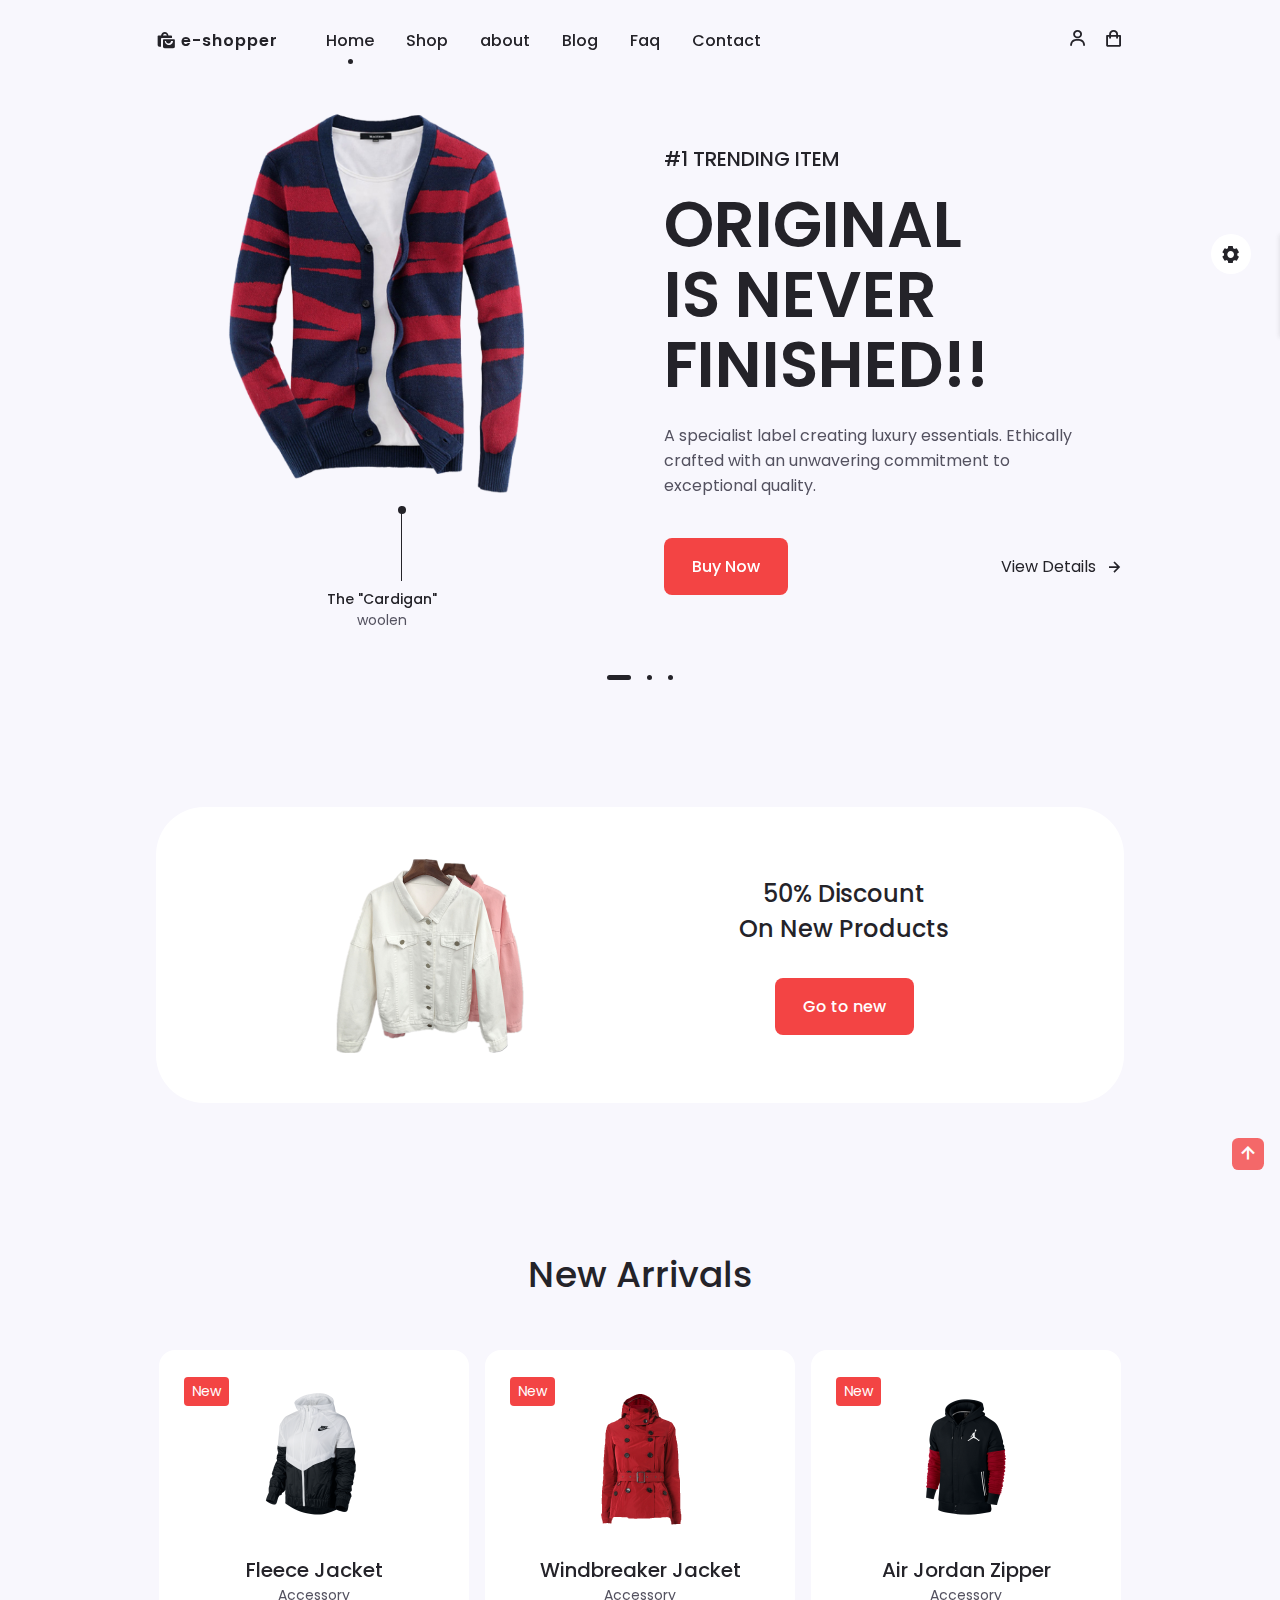
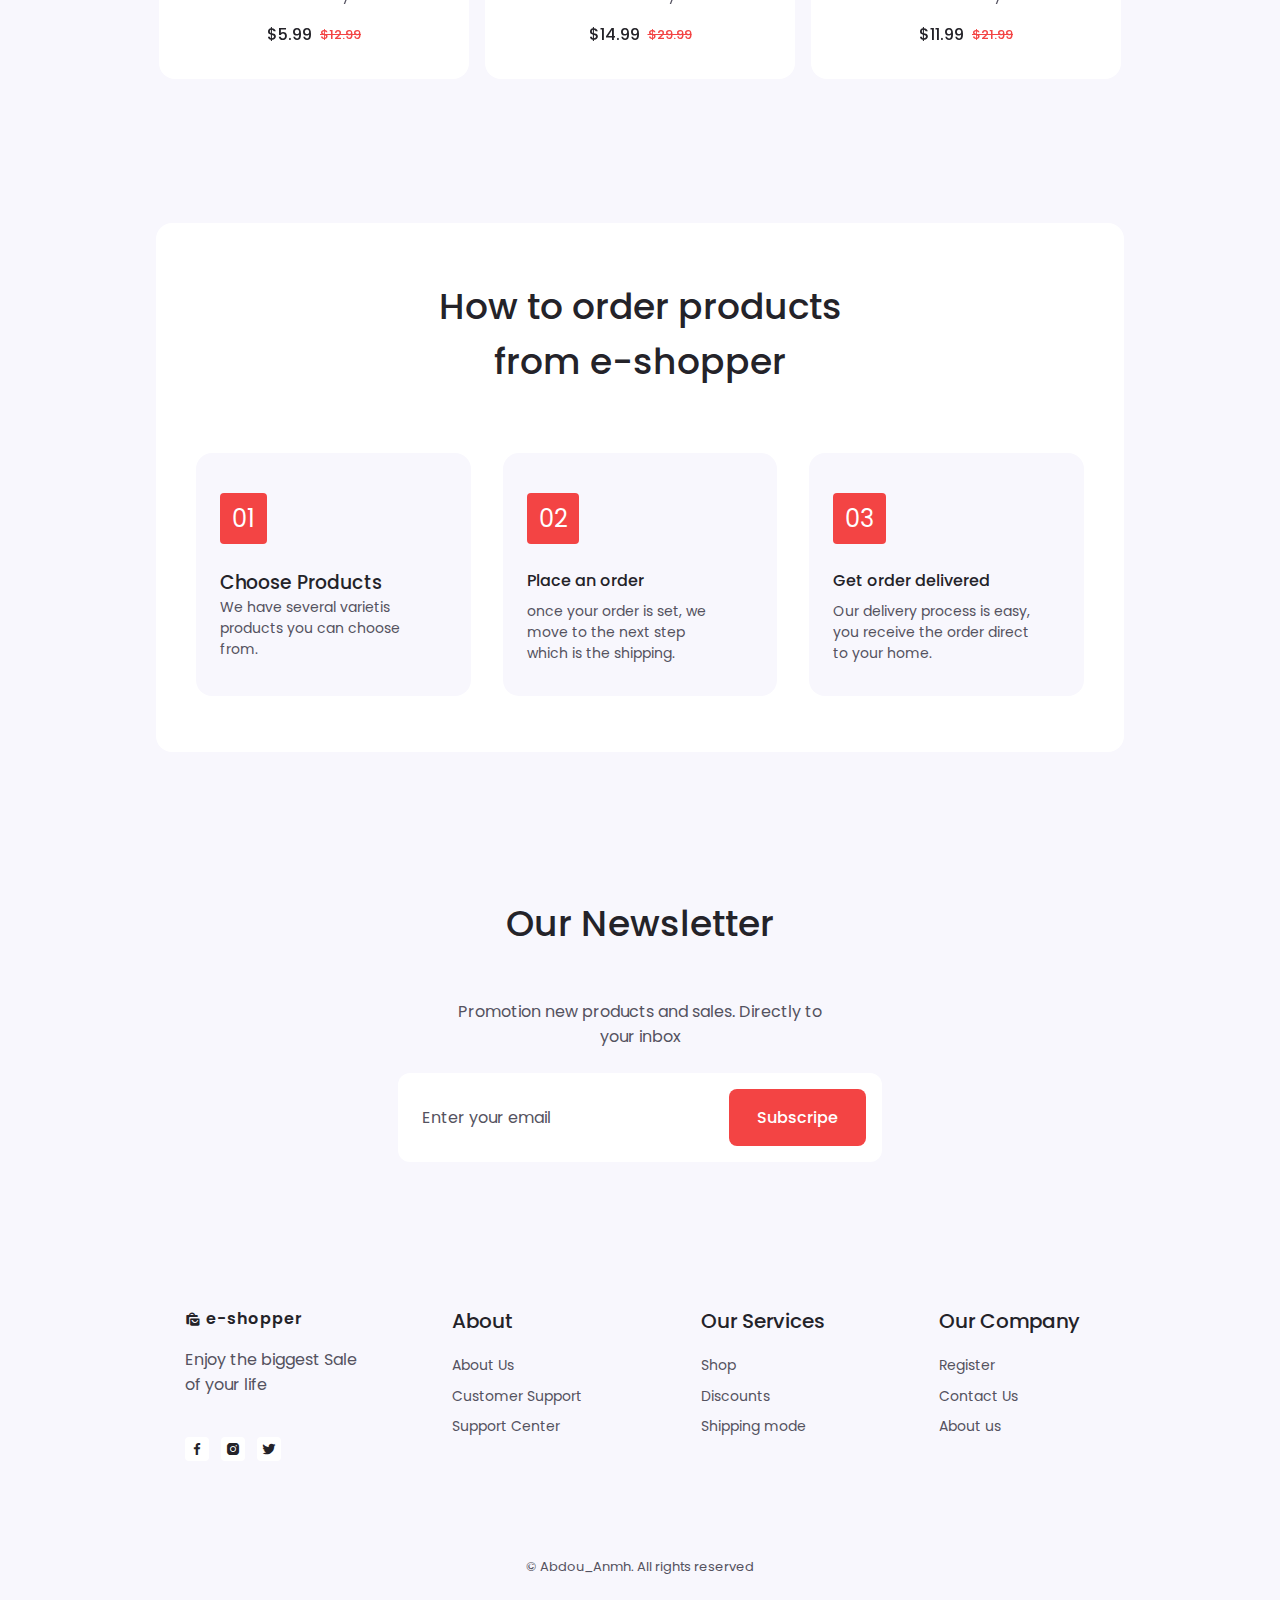
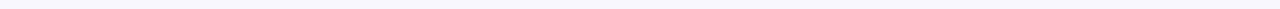
<file: ecommerce/index.html>
<!DOCTYPE html>
<html lang="en">
<head>
    <meta charset="UTF-8">
    <meta http-equiv="X-UA-Compatible" content="IE=edge">
    <meta name="viewport" content="width=device-width, initial-scale=1.0">

    <!--=============== BOXICONS ===============-->
    <link rel="stylesheet" href="https://cdn.jsdelivr.net/npm/boxicons@latest/css/boxicons.min.css">

    <!--=============== SWIPER CSS ===============-->
    <link rel="stylesheet" href="assets/css/swiper-bundle.min.css">

    <!--=============== CSS ===============-->
    <link rel="stylesheet" href="assets/css/style.css">
    <link rel="stylesheet" class="js-color-style" href="assets/css/colors/color-1.css">

    <title>Responsive e-commerce website - Crypticalcoder</title>
</head>
<body>
    <!--=============== HEADER ===============-->
    <header class="header" id="header">
        <nav class="nav container">
            <a href="index.html" class="nav__logo">
                <i class="bx bxs-shopping-bags nav__logo-icon"></i>
                E-Shopper
            </a>
            <div class="nav__menu" id="nav-menu">
                <ul class="nav__list">
                    <li class="nav__item">
                        <a href="index.html" class="nav__link active-link">Home</a>
                    </li>

                    <li class="nav__item">
                        <a href="shop.html" class="nav__link">Shop</a>
                    </li>

                    <li class="nav__item">
                        <a href="about.html" class="nav__link">about</a>
                    </li>

                    <li class="nav__item">
                        <a href="blog.html" class="nav__link">Blog</a>
                    </li>

                    <li class="nav__item">
                        <a href="faq.html" class="nav__link">Faq</a>
                    </li>

                    <li class="nav__item">
                        <a href="contact.html" class="nav__link">Contact</a>
                    </li>
                </ul>
                <div class="nav__close" id="nav-close">
                    <i class="bx bx-x"></i>
                </div>
            </div>
            <div class="nav__btns">
                <div class="login__toggle" id="login-button">
                    <i class="bx bx-user"></i>
                </div>

                <div class="nav__shop" id="cart-shop">
                    <i class="bx bx-shopping-bag"></i>
                </div>

                <div class="nav__toggle" id="nav-toggle">
                    <i class="bx bx-grid-alt"></i>
                </div>
            </div>
        </nav>
    </header>

    <!--=============== CART ===============-->
    <div class="cart" id="cart">
        <i class="bx bx-x cart__close" id="cart-close"></i>
        <h2 class="cart__title-center">My Cart</h2>
        <div class="cart__container">
            <article class="cart__card">
                <div class="cart__box">
                    <img src="assets/img/cart-1.png" alt="" class="cart__img">
                </div>
                <div class="cart__details">
                    <h3 class="cart__title">Wind breaker</h3>
                    <span class="cart__price">$12</span>
                </div>
                <div class="cart__amount">
                    <div class="cart__amount-content">
                        <span class="cart__amount-box">
                            <i class="bx bx-minus"></i>
                        </span>
                        <span class="cart__amount-number">1</span>
                        <span class="cart__amount-box">
                            <i class="bx bx-plus"></i>
                        </span>
                    </div>
                    <i class="bx bx-trash-alt cart__amount-trash"></i>
                </div>
            </article>

            <article class="cart__card">
                <div class="cart__box">
                    <img src="assets/img/cart-2.png" alt="" class="cart__img">
                </div>
                <div class="cart__details">
                    <h3 class="cart__title">Cardigan Hoodie</h3>
                    <span class="cart__price">$16</span>
                </div>
                <div class="cart__amount">
                    <div class="cart__amount-content">
                        <span class="cart__amount-box">
                            <i class="bx bx-minus"></i>
                        </span>
                        <span class="cart__amount-number">1</span>
                        <span class="cart__amount-box">
                            <i class="bx bx-plus"></i>
                        </span>
                    </div>
                    <i class="bx bx-trash-alt cart__amount-trash"></i>
                </div>
            </article>

            <article class="cart__card">
                <div class="cart__box">
                    <img src="assets/img/cart-3.png" alt="" class="cart__img">
                </div>
                <div class="cart__details">
                    <h3 class="cart__title">Cartoon</h3>
                    <span class="cart__price">$10</span>
                </div>
                <div class="cart__amount">
                    <div class="cart__amount-content">
                        <span class="cart__amount-box">
                            <i class="bx bx-minus"></i>
                        </span>
                        <span class="cart__amount-number">1</span>
                        <span class="cart__amount-box">
                            <i class="bx bx-plus"></i>
                        </span>
                    </div>
                    <i class="bx bx-trash-alt cart__amount-trash"></i>
                </div>
            </article>
        </div>

        <div class="cart__prices">
            <span class="cart__prices-item">3 items</span>
            <span class="cart__prices-total">$38</span>
        </div>
    </div>

    <!--=============== LOGIN ===============-->
    <div class="login" id="login">
        <i class="bx bx-x login__close" id="login-close"></i>
        <h2 class="login__title-center">Login</h2>
        
        <form action="" class="login__form grid">
            <div class="login__content">
                <label for="" class="login__label">Email</label>
                <input type="email" class="login__input">
            </div>
            <div class="login__content">
                <label for="" class="login__label">password</label>
                <input type="password" class="login__input">
            </div>

            <div>
                <a href="#" class="button">Sign in</a>
            </div>

            <div>
                <p class="signup">Not a member? <a href="registration.html">Sign up now</a></p>
            </div>

        </form>
    </div>

    <!--=============== MAIN ===============-->
    <main class="main">
        <!--=============== HOME ===============-->
        <section class="home container">
            <div class="swiper home-swiper">
                <div class="swiper-wrapper">
                    <!-- HOME SWIPER 1 -->
                    <section class="swiper-slide">
                        <div class="home__content grid">
                            <img src="assets/img/slide-2.png" alt="" class="home__img">
                            <div class="home__indicator"></div>

                            <div class="home__details-img">
                                <h4 class="home__details-title">The "Cardigan"</h4>
                                <span class="home__details-subtitle">woolen</span>
                            </div>

                            <div class="home__data">
                                <h3 class="home__subtitle">#1 TRENDING ITEM</h3>
                                <h1 class="home__title">ORIGINAL <br> IS NEVER <br> FINISHED!!</h1>
                                <p class="home__description">
                                    A specialist label creating luxury essentials.
                                    Ethically crafted with an unwavering commitment to exceptional quality.
                                </p>
                                <div class="home__buttons">
                                    <a href="details.html" class="button">Buy Now</a>
                                    <a href="details.html" class="button--link button--flex">View Details <i class="bx bx-right-arrow-alt button__icon"></i></a>
                                </div>
                            </div>
                        </div>
                    </section>

                    <section class="swiper-slide">
                        <div class="home__content grid">
                            <img src="assets/img/slide-3.png" alt="" class="home__img">
                            <div class="home__indicator"></div>

                            <div class="home__details-img">
                                <h4 class="home__details-title">Jqueezy</h4>
                                <span class="home__details-subtitle">Ski Suit</span>
                            </div>

                            <div class="home__data">
                                <h3 class="home__subtitle">#2 top Best duo</h3>
                                <h1 class="home__title">FALL <br> WINTER <br> 2022</h1>
                                <p class="home__description">
                                    A specialist label creating luxury essentials.
                                    Ethically crafted with an unwavering commitment to exceptional quality.
                                </p>
                                <div class="home__buttons">
                                    <a href="details.html" class="button">Buy Now</a>
                                    <a href="details.html" class="button--link button--flex">View Details <i class="bx bx-right-arrow-alt button__icon"></i></a>
                                </div>
                            </div>
                        </div>
                    </section>

                    <section class="swiper-slide"> 
                        <div class="home__content grid">
                            <img src="assets/img/slide-1.png" alt="" class="home__img">
                            <div class="home__indicator"></div>

                            <div class="home__details-img">
                                <h4 class="home__details-title">The "Cardigan"</h4>
                                <span class="home__details-subtitle">woolen</span>
                            </div>

                            <div class="home__data">
                                <h3 class="home__subtitle">#1 TRENDING ITEM</h3>
                                <h1 class="home__title">ORIGINAL <br> IS NEVER <br> FINISHED!!</h1>
                                <p class="home__description">
                                    A specialist label creating luxury essentials.
                                    Ethically crafted with an unwavering commitment to exceptional quality.
                                </p>
                                <div class="home__buttons">
                                    <a href="details.html" class="button">Buy Now</a>
                                    <a href="details.html" class="button--link button--flex">View Details <i class="bx bx-right-arrow-alt button__icon"></i></a>
                                </div>
                            </div>
                        </div>
                    </section>
                </div>
            </div>
        </section>

        <div class="swiper-pagination"></div>

        <!--=============== DISCOUNT ===============-->
        <section class="discount section">
            <div class="discount__container container grid">
                <img src="assets/img/discount.png" alt="" class="discount__img">

                <div class="discount__data">
                    <h2 class="discount__title">50% Discount <br> On New Products</h2>
                    <a href="#" class="button">Go to new</a>
                </div>
            </div>
        </section>

        <!--=============== NEW ARRIVALS ===============-->
        <section class="new section">
            <h2 class="section__title">New Arrivals</h2>
            <div class="new_container container">
                <div class="swiper new-swiper">
                    <div class="swiper-wrapper">
                        <!-- NEW CONTENT 1 -->
                        <div class=" new__content swiper-slide ">
                            <div class="new__tag">New</div>
                            <img src="assets/img/new-1.png" alt="" class="new__img">
                            <h3 class="new__title">Windbreaker Jacket</h3>
                            <span class="new__subtitle">Accessory</span>
                            <div class="new__prices">
                                <span class="new__price">$14.99</span>
                                <span class="new__discount">$29.99</span>
                            </div>
                            <a href="details.html" class="button new__button">
                                <i class="bx bx-cart-alt new__icon"></i>
                            </a>
                        </div>
    
                        <!-- NEW CONTENT 2 -->
                        <div class=" new__content swiper-slide">
                            <div class="new__tag">New</div>
                            <img src="assets/img/new-2.png" alt="" class="new__img">
                            <h3 class="new__title">Air Jordan Zipper</h3>
                            <span class="new__subtitle">Accessory</span>
                            <div class="new__prices">
                                <span class="new__price">$11.99</span>
                                <span class="new__discount">$21.99</span>
                            </div>
                            <a href="details.html" class="button new__button">
                                <i class="bx bx-cart-alt new__icon"></i>
                            </a>
                        </div>  
    
                        <!-- NEW CONTENT 3 -->
                        <div class=" new__content swiper-slide">
                            <div class="new__tag">New</div>
                            <img src="assets/img/new-3.png" alt="" class="new__img">
                            <h3 class="new__title">Fur Jacket</h3>
                            <span class="new__subtitle">Accessory</span>
                            <div class="new__prices">
                                <span class="new__price">$4.99</span>
                                <span class="new__discount">$9.99</span>
                            </div>
                            <a href="details.html" class="button new__button">
                                <i class="bx bx-cart-alt new__icon"></i>
                            </a>
                        </div>
    
                        <!-- NEW CONTENT 4 -->
                        <div class=" new__content swiper-slide">
                            <div class="new__tag">New</div>
                            <img src="assets/img/new-4.png" alt="" class="new__img">
                            <h3 class="new__title">Fleece Jacket</h3>
                            <span class="new__subtitle">Accessory</span>
                            <div class="new__prices">
                                <span class="new__price">$24.99</span>
                                <span class="new__discount">$44.99</span>
                            </div>
                            <a href="details.html" class="button new__button">
                                <i class="bx bx-cart-alt new__icon"></i>
                            </a>
                        </div>
    
                        <!-- NEW CONTENT 5 -->
                        <div class=" new__content swiper-slide">
                            <div class="new__tag">New</div>
                            <img src="assets/img/new-5.png" alt="" class="new__img">
                            <h3 class="new__title">Nike Hoodie</h3>
                            <span class="new__subtitle">Accessory</span>
                            <div class="new__prices">
                                <span class="new__price">$7.99</span>
                                <span class="new__discount">$14.99</span>
                            </div>
                            <a href="details.html" class="button new__button">
                                <i class="bx bx-cart-alt new__icon"></i>
                            </a>
                        </div>
    
                        <!-- NEW CONTENT 6 -->
                        <div class=" new__content swiper-slide">
                            <div class="new__tag">New</div>
                            <img src="assets/img/new-6.png" alt="" class="new__img">
                            <h3 class="new__title">Fleece Jacket</h3>
                            <span class="new__subtitle">Accessory</span>
                            <div class="new__prices">
                                <span class="new__price">$5.99</span>
                                <span class="new__discount">$12.99</span>
                            </div>
                            <a href="details.html" class="button new__button">
                                <i class="bx bx-cart-alt new__icon"></i>
                            </a>
                        </div>
    
                    </div>
                </div>
            </div>
        </section>

        <!--=============== STEPS ===============-->
        <section class="steps section container">
            <div class="steps__bg">
                <h2 class="section__title">How to order products <br> from e-shopper</h2>

                <div class="steps__container grid">
                    <!-- STEP CARD 1 -->
                    <div class="steps__card">
                        <div class="steps__card-number">01</div>
                        <h3 class="-number-title">Choose Products</h3>
                        <p class="steps__card-description">
                        We have several varietis products you can choose from. 
                        </p>
                    </div>

                     <!-- STEP CARD 2 -->
                     <div class="steps__card">
                        <div class="steps__card-number">02</div>
                        <h3 class="steps__card-title">Place an order</h3>
                        <p class="steps__card-description">
                            once your order is set, we move to the next step which is the shipping. 
                        </p>
                    </div>

                      <!-- STEP CARD 3 -->
                      <div class="steps__card">
                        <div class="steps__card-number">03</div>
                        <h3 class="steps__card-title">Get order delivered</h3>
                        <p class="steps__card-description">
                          Our delivery process is easy, you receive the order direct to your home.
                         </p>
                      </div>
                </div>
            </div>
        </section>

        <!--=============== NEWSLETTER ===============-->
        <section class="newsletter section">
            <div class="newsletter__container container">
                <h2 class="section__title">Our Newsletter</h2>
                <p class="newsletter__description">
                    Promotion new products and sales. Directly to your inbox
                </p>
                <form action="" class="newsletter__form">
                    <input type="text" placeholder="Enter your email" class="newsletter__input">
                    <button class="button">Subscripe</button>
                </form>
            </div>
        </section>
    </main>

    <!--=============== FOOTER ===============-->
    <footer class="footer section">
        <div class="footer__container container grid">
            <!-- FOOTER CONTENT 1 -->
            <div class="footer__content">
                <a href="#" class="footer__logo">
                    <i class="bx bxs-shopping-bags footer__logo-icon"></i> e-shopper
                </a>

                <p class="footer__description">
                    Enjoy the biggest Sale <br> of your life
                </p>

                <div class="footer__social">
                    <a href="#" class="footer__social-link">
                        <i class="bx bxl-facebook"></i>
                    </a>

                    <a href="#" class="footer__social-link">
                        <i class="bx bxl-instagram-alt"></i>
                    </a>

                    <a href="#" class="footer__social-link">
                        <i class="bx bxl-twitter"></i>
                    </a>
                </div>
            </div>

            <!-- FOOTER CONTENT 2 -->
            <div class="footer__content">
                <h3 class="footer__title">About</h3>

                <ul class="footer__links">
                    <li> <a href="#" class="footer__link"> About Us</a></li>
                    <li> <a href="#" class="footer__link"> Customer Support</a></li>
                    <li> <a href="#" class="footer__link"> Support Center</a></li>
                </ul>
            </div>

             <!-- FOOTER CONTENT 3 -->
             <div class="footer__content">
                <h3 class="footer__title">Our Services</h3>

                <ul class="footer__links">
                    <li> <a href="#" class="footer__link">Shop</a></li>
                    <li> <a href="#" class="footer__link">Discounts</a></li>
                    <li> <a href="#" class="footer__link">Shipping mode</a></li>
                </ul>
            </div>

            <!-- FOOTER CONTENT 4 -->
            <div class="footer__content">
                <h3 class="footer__title">Our Company</h3>

                <ul class="footer__links">
                    <li> <a href="#" class="footer__link"> Register</a></li>
                    <li> <a href="#" class="footer__link"> Contact Us</a></li>
                    <li> <a href="about.html" class="footer__link"> About us</a></li>
                </ul>
            </div>

         </div>
      </div>
      <span class="footer__copy">&#169; Abdou_Anmh. All rights reserved</span>
    </footer>

    <!--=============== SCROLL UP ===============-->

    <a href="#" class="scrollup" id="scroll-up">
        <i class="bx bx-up-arrow-alt scrollup__icon"></i>
    </a>

    <!--=============== STYLE SWITCHER ===============-->

    <div class="style__switcher">
        <div class="style__switcher-toggler s__icon">
            <i class="bx bxs-cog bx-spin"></i>
        </div>
        <h4>Theme Colors</h4>
         
        <div class="theme__colors js-theme-colors">
            <button type="button" data-js-theme-color="color-1" class="js-theme-color-item active theme__button color-1">
                <i class="bx bx-check"></i>
            </button>

            <button type="button" data-js-theme-color="color-2" class="js-theme-color-item theme__button color-2">
                <i class="bx bx-check"></i>
            </button>

            <button type="button" data-js-theme-color="color-3" class="js-theme-color-item theme__button color-3">
                <i class="bx bx-check"></i>
            </button>

            <button type="button" data-js-theme-color="color-4" class="js-theme-color-item theme__button color-4">
                <i class="bx bx-check"></i>
            </button>

            <button type="button" data-js-theme-color="color-5" class="js-theme-color-item theme__button color-5">
                <i class="bx bx-check"></i>
            </button>
        </div> 
    </div>
    <!--=============== SWIPER JS ===============-->
    <script src="assets/js/swiper-bundle.min.js"></script>

    <!--=============== JS ===============-->
    <script src="assets/js/main.js"></script>
</body>
</html>
</file>
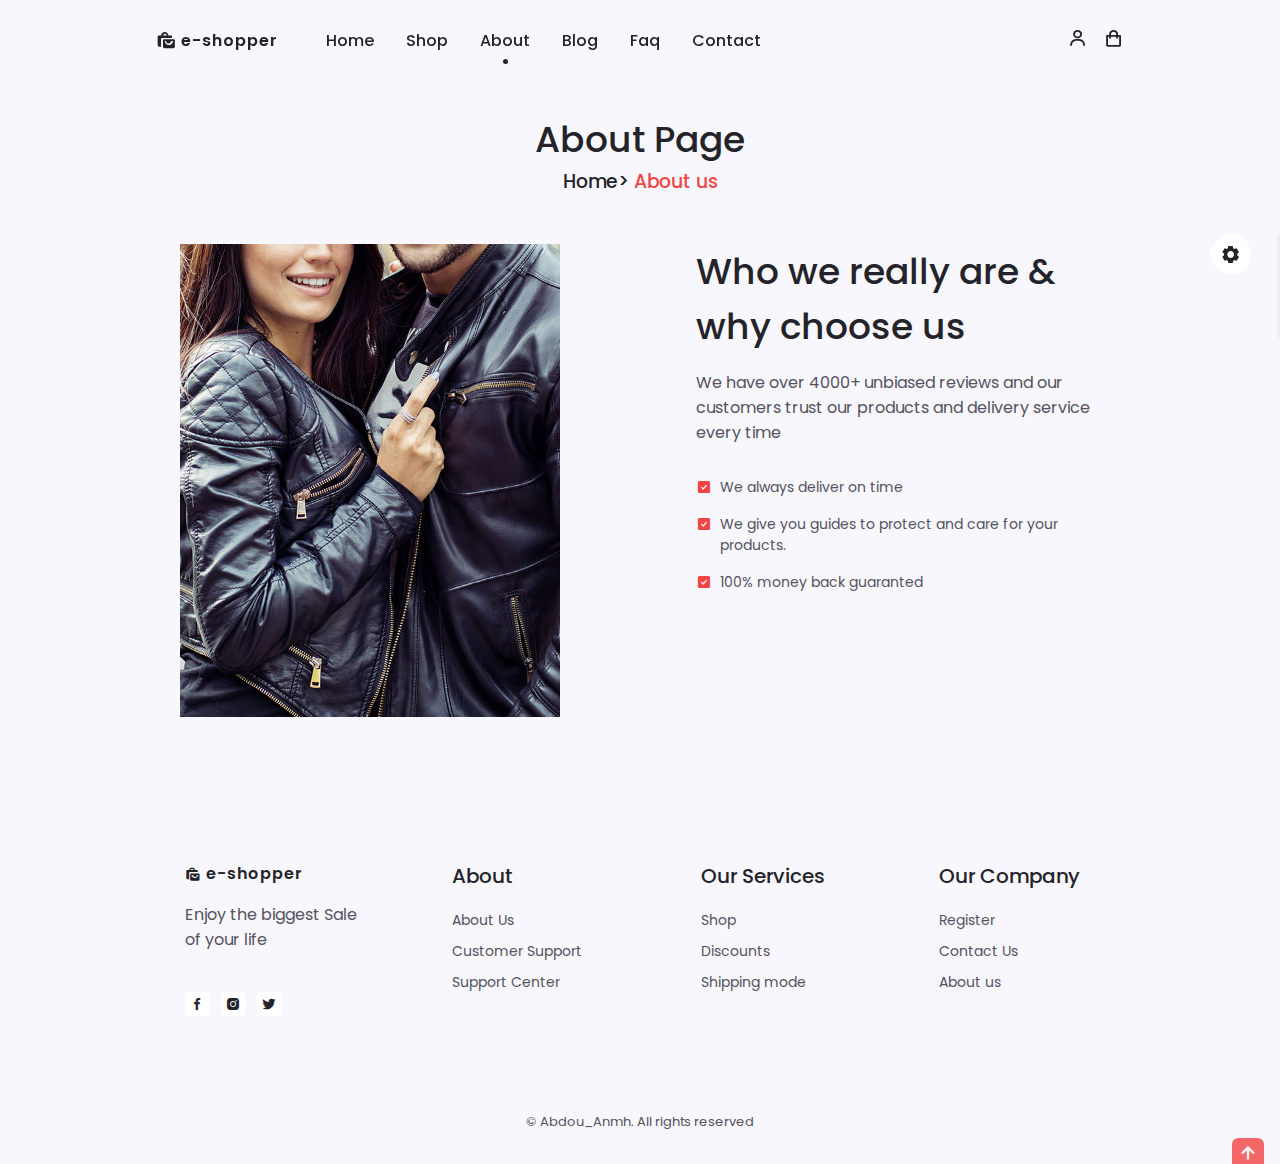
<file: ecommerce/about.html>
<!DOCTYPE html>
<html lang="en">
<head>
    <meta charset="UTF-8">
    <meta http-equiv="X-UA-Compatible" content="IE=edge">
    <meta name="viewport" content="width=device-width, initial-scale=1.0">

    <!--=============== BOXICONS ===============-->
    <link rel="stylesheet" href="https://cdn.jsdelivr.net/npm/boxicons@latest/css/boxicons.min.css">

    <!--=============== SWIPER CSS ===============-->
    <link rel="stylesheet" href="assets/css/swiper-bundle.min.css">

    <!--=============== CSS ===============-->
    <link rel="stylesheet" href="assets/css/style.css">
    <link rel="stylesheet"class="js-color-style" href="assets/css/colors/color-1.css">

    <title>Responsive e-commerce website - Crypticalcoder</title>
</head>
<body>
    <!--=============== HEADER ===============-->
    <header class="header" id="header">
        <nav class="nav container">
            <a href="index.html" class="nav__logo">
                <i class="bx bxs-shopping-bags nav__logo-icon"></i>
                E-Shopper
            </a>
            <div class="nav__menu" id="nav-menu">
                <ul class="nav__list">
                    <li class="nav__item">
                        <a href="index.html" class="nav__link">Home</a>
                    </li>

                    <li class="nav__item">
                        <a href="shop.html" class="nav__link">Shop</a>
                    </li>

                    <li class="nav__item">
                        <a href="about.html" class="nav__link active-link">About</a>
                    </li>

                    <li class="nav__item">
                        <a href="blog.html" class="nav__link">Blog</a>
                    </li>

                    <li class="nav__item">
                        <a href="faq.html" class="nav__link">Faq</a>
                    </li>

                    <li class="nav__item">
                        <a href="contact.html" class="nav__link">Contact</a>
                    </li>
                </ul>
                <div class="nav__close" id="nav-close">
                    <i class="bx bx-x"></i>
                </div>
            </div>
            <div class="nav__btns">
                <div class="login__toggle" id="login-button">
                    <i class="bx bx-user"></i>
                </div>

                <div class="nav__shop" id="cart-shop">
                    <i class="bx bx-shopping-bag"></i>
                </div>

                <div class="nav__toggle" id="nav-toggle">
                    <i class="bx bx-grid-alt"></i>
                </div>
            </div>
        </nav>
    </header>

    <!--=============== CART ===============-->
    <div class="cart" id="cart">
        <i class="bx bx-x cart__close" id="cart-close"></i>
        <h2 class="cart__title-center">My Cart</h2>
        <div class="cart__container">
            <article class="cart__card">
                <div class="cart__box">
                    <img src="assets/img/cart-1.png" alt="" class="cart__img">
                </div>
                <div class="cart__details">
                    <h3 class="cart__title">Wind breaker</h3>
                    <span class="cart__price">$12</span>
                </div>
                <div class="cart__amount">
                    <div class="cart__amount-content">
                        <span class="cart__amount-box">
                            <i class="bx bx-minus"></i>
                        </span>
                        <span class="cart__amount-number">1</span>
                        <span class="cart__amount-box">
                            <i class="bx bx-plus"></i>
                        </span>
                    </div>
                    <i class="bx bx-trash-alt cart__amount-trash"></i>
                </div>
            </article>

            <article class="cart__card">
                <div class="cart__box">
                    <img src="assets/img/cart-2.png" alt="" class="cart__img">
                </div>
                <div class="cart__details">
                    <h3 class="cart__title">Cardigan Hoodie</h3>
                    <span class="cart__price">$16</span>
                </div>
                <div class="cart__amount">
                    <div class="cart__amount-content">
                        <span class="cart__amount-box">
                            <i class="bx bx-minus"></i>
                        </span>
                        <span class="cart__amount-number">1</span>
                        <span class="cart__amount-box">
                            <i class="bx bx-plus"></i>
                        </span>
                    </div>
                    <i class="bx bx-trash-alt cart__amount-trash"></i>
                </div>
            </article>

            <article class="cart__card">
                <div class="cart__box">
                    <img src="assets/img/cart-3.png" alt="" class="cart__img">
                </div>
                <div class="cart__details">
                    <h3 class="cart__title">Cartoon</h3>
                    <span class="cart__price">$10</span>
                </div>
                <div class="cart__amount">
                    <div class="cart__amount-content">
                        <span class="cart__amount-box">
                            <i class="bx bx-minus"></i>
                        </span>
                        <span class="cart__amount-number">1</span>
                        <span class="cart__amount-box">
                            <i class="bx bx-plus"></i>
                        </span>
                    </div>
                    <i class="bx bx-trash-alt cart__amount-trash"></i>
                </div>
            </article>
        </div>

        <div class="cart__prices">
            <span class="cart__prices-item">3 items</span>
            <span class="cart__prices-total">$38</span>
        </div>
    </div>

    <!--=============== LOGIN ===============-->
    <div class="login" id="login">
        <i class="bx bx-x login__close" id="login-close"></i>
        <h2 class="login__title-center">Login</h2>
        
        <form action="" class="login__form grid">
            <div class="login__content">
                <label for="" class="login__label">Email</label>
                <input type="email" class="login__input">
            </div>
            <div class="login__content">
                <label for="" class="login__label">password</label>
                <input type="password" class="login__input">
            </div>

            <div>
                <a href="#" class="button">Sign in</a>
            </div>

            <div>
                <p class="signup">Not a member? <a href="registration.html">Sign up now</a></p>
            </div>

        </form>
    </div>

    <!--=============== MAIN ===============-->
    <main class="main">
        <!--=============== ABOUT ===============-->
        <section class="about section container">
            <h2 class="breadcrumb__title">About Page</h2>
            <h3 class="breadcrumb__subtitle">Home> <span>About us</span></h3>

            <div class="about__container grid">
                <img src="assets/img/about-img.jpg" alt="" class="about__img">

                <div class="about__data">
                    <h2 class="section__title about__title">
                        Who we really are & <br> why choose us
                    </h2>

                    <p class="about__description">
                        We have over 4000+ unbiased reviews and our customers trust our
                        products and delivery service every time
                    </p>

                   <div class="about__details">
                        <p class="about__details-description">
                            <i class="bx bxs-check-square about__details-icon"></i>
                            We always deliver on time
                        </p>

                        <p class="about__details-description">
                            <i class="bx bxs-check-square about__details-icon"></i>
                            We give you guides to protect and care for your products.
                        </p>

                        <p class="about__details-description">
                            <i class="bx bxs-check-square about__details-icon"></i>
                            100% money back guaranted
                        </p>
                   </div>
                </div>
            </div>
        </section>
    </main>

    <!--=============== FOOTER ===============-->

    <footer class="footer section">
        <div class="footer__container container grid">
            <!-- FOOTER CONTENT 1 -->
            <div class="footer__content">
                <a href="#" class="footer__logo">
                    <i class="bx bxs-shopping-bags footer__logo-icon"></i> e-shopper
                </a>

                <p class="footer__description">
                    Enjoy the biggest Sale <br> of your life
                </p>

                <div class="footer__social">
                    <a href="#" class="footer__social-link">
                        <i class="bx bxl-facebook"></i>
                    </a>

                    <a href="#" class="footer__social-link">
                        <i class="bx bxl-instagram-alt"></i>
                    </a>

                    <a href="#" class="footer__social-link">
                        <i class="bx bxl-twitter"></i>
                    </a>
                </div>
            </div>

            <!-- FOOTER CONTENT 2 -->
            <div class="footer__content">
                <h3 class="footer__title">About</h3>

                <ul class="footer__links">
                    <li> <a href="#" class="footer__link"> About Us</a></li>
                    <li> <a href="#" class="footer__link"> Customer Support</a></li>
                    <li> <a href="#" class="footer__link"> Support Center</a></li>
                </ul>
            </div>

             <!-- FOOTER CONTENT 3 -->
             <div class="footer__content">
                <h3 class="footer__title">Our Services</h3>

                <ul class="footer__links">
                    <li> <a href="#" class="footer__link">Shop</a></li>
                    <li> <a href="#" class="footer__link">Discounts</a></li>
                    <li> <a href="#" class="footer__link">Shipping mode</a></li>
                </ul>
            </div>

            <!-- FOOTER CONTENT 4 -->
            <div class="footer__content">
                <h3 class="footer__title">Our Company</h3>

                <ul class="footer__links">
                    <li> <a href="#" class="footer__link"> Register</a></li>
                    <li> <a href="#" class="footer__link"> Contact Us</a></li>
                    <li> <a href="about.html" class="footer__link"> About us</a></li>
                </ul>
            </div>

         </div>
      </div>
      <span class="footer__copy">&#169; Abdou_Anmh. All rights reserved</span>
    </footer>

    <!--=============== SCROLL UP ===============-->

    <a href="#" class="scrollup" id="scroll-up">
        <i class="bx bx-up-arrow-alt scrollup__icon"></i>
    </a>

    <!--=============== STYLE SWITCHER ===============-->

    <div class="style__switcher">
        <div class="style__switcher-toggler s__icon">
            <i class="bx bxs-cog bx-spin"></i>
        </div>
        <h4>Theme Colors</h4>
         
        <div class="theme__colors js-theme-colors">
            <button type="button" data-js-theme-color="color-1" class="js-theme-color-item active theme__button color-1">
                <i class="bx bx-check"></i>
            </button>

            <button type="button" data-js-theme-color="color-2" class="js-theme-color-item theme__button color-2">
                <i class="bx bx-check"></i>
            </button>

            <button type="button" data-js-theme-color="color-3" class="js-theme-color-item theme__button color-3">
                <i class="bx bx-check"></i>
            </button>

            <button type="button" data-js-theme-color="color-4" class="js-theme-color-item theme__button color-4">
                <i class="bx bx-check"></i>
            </button>

            <button type="button" data-js-theme-color="color-5" class="js-theme-color-item theme__button color-5">
                <i class="bx bx-check"></i>
            </button>
        </div> 
    </div>
    
    <!--=============== SWIPER JS ===============-->
    <script src="assets/js/swiper-bundle.min.js"></script>

    <!--=============== JS ===============-->
    <script src="assets/js/main.js"></script>
</body>
</html>
</file>
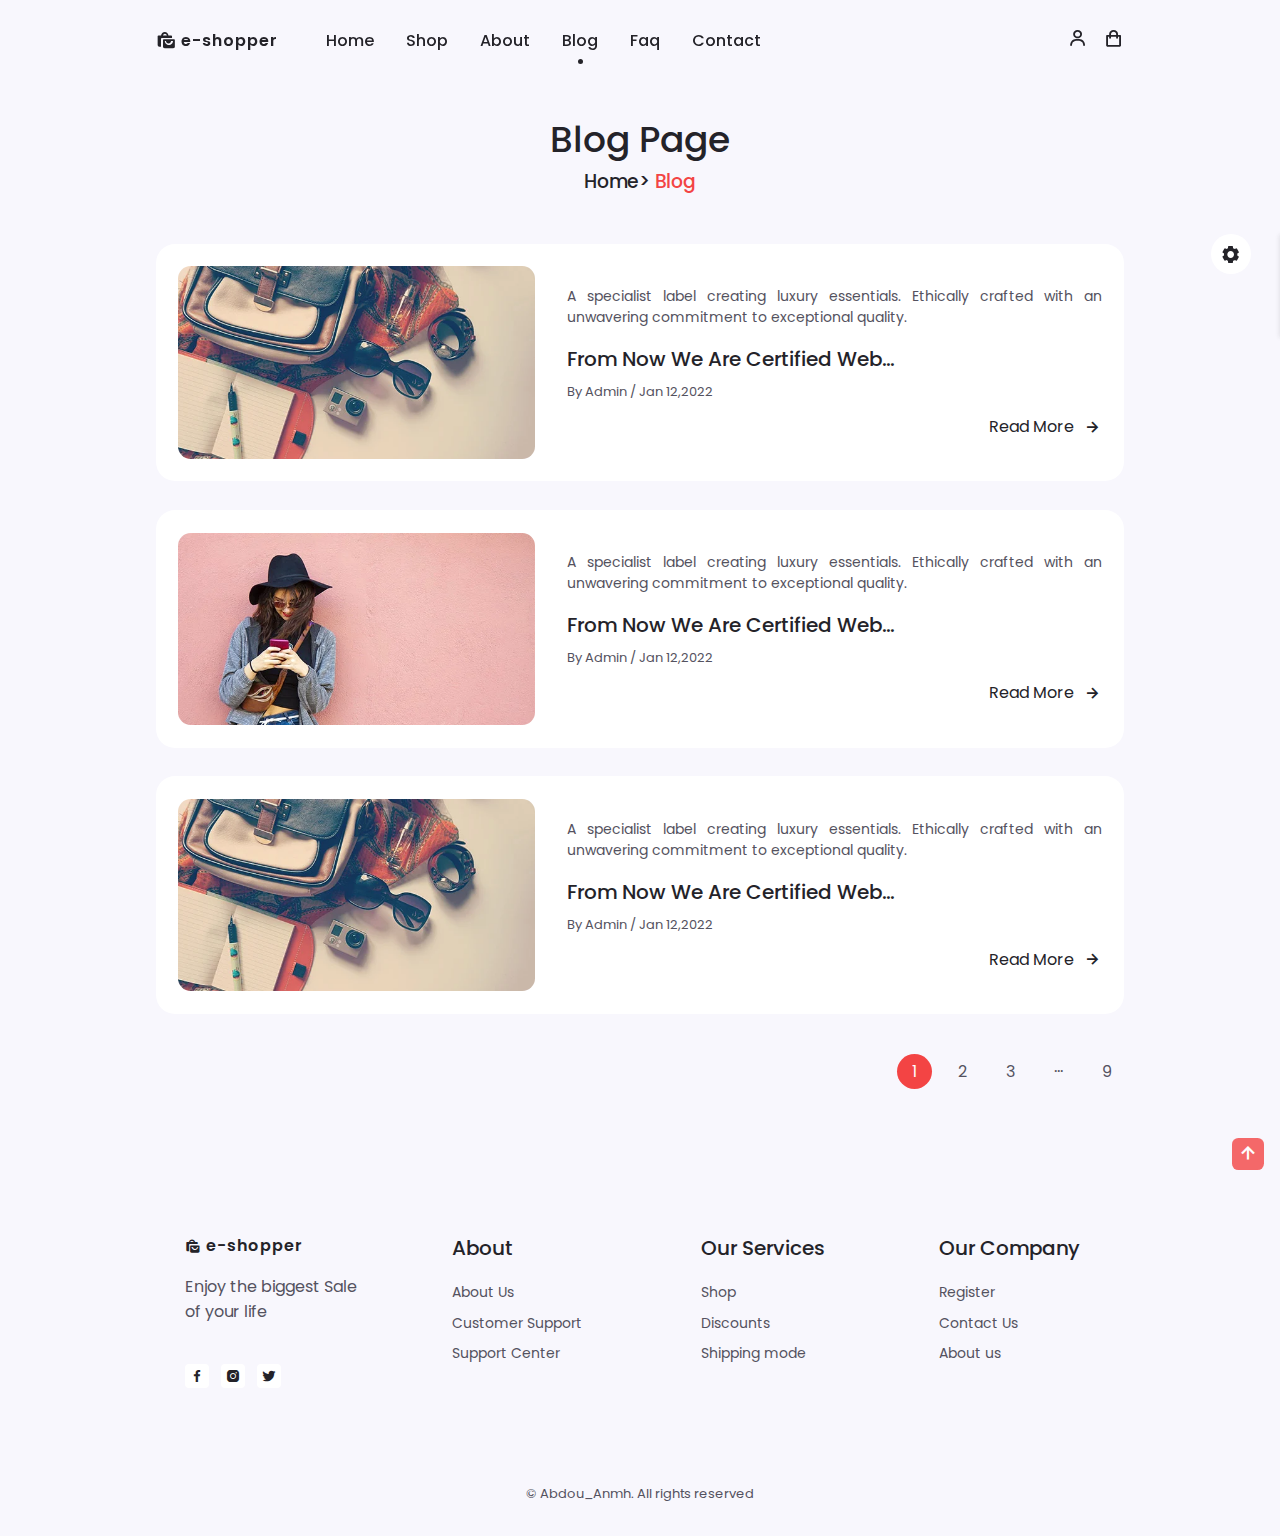
<file: ecommerce/blog.html>
<!DOCTYPE html>
<html lang="en">
<head>
    <meta charset="UTF-8">
    <meta http-equiv="X-UA-Compatible" content="IE=edge">
    <meta name="viewport" content="width=device-width, initial-scale=1.0">

    <!--=============== BOXICONS ===============-->
    <link rel="stylesheet" href="https://cdn.jsdelivr.net/npm/boxicons@latest/css/boxicons.min.css">

    <!--=============== SWIPER CSS ===============-->
    <link rel="stylesheet" href="assets/css/swiper-bundle.min.css">

    <!--=============== CSS ===============-->
    <link rel="stylesheet" href="assets/css/style.css">
    <link rel="stylesheet" class="js-color-style" href="assets/css/colors/color-1.css">

    <title>Responsive e-commerce website - Crypticalcoder</title>
</head>
<body>
    <!--=============== HEADER ===============-->
    <header class="header" id="header">
        <nav class="nav container">
            <a href="index.html" class="nav__logo">
                <i class="bx bxs-shopping-bags nav__logo-icon"></i>
                E-Shopper
            </a>
            <div class="nav__menu" id="nav-menu">
                <ul class="nav__list">
                    <li class="nav__item">
                        <a href="index.html" class="nav__link">Home</a>
                    </li>

                    <li class="nav__item">
                        <a href="shop.html" class="nav__link">Shop</a>
                    </li>

                    <li class="nav__item">
                        <a href="about.html" class="nav__link">About</a>
                    </li>

                    <li class="nav__item">
                        <a href="blog.html" class="nav__link active-link">Blog</a>
                    </li>

                    <li class="nav__item">
                        <a href="faq.html" class="nav__link">Faq</a>
                    </li>

                    <li class="nav__item">
                        <a href="contact.html" class="nav__link">Contact</a>
                    </li>
                </ul>
                <div class="nav__close" id="nav-close">
                    <i class="bx bx-x"></i>
                </div>
            </div>
            <div class="nav__btns">
                <div class="login__toggle" id="login-button">
                    <i class="bx bx-user"></i>
                </div>

                <div class="nav__shop" id="cart-shop">
                    <i class="bx bx-shopping-bag"></i>
                </div>

                <div class="nav__toggle" id="nav-toggle">
                    <i class="bx bx-grid-alt"></i>
                </div>
            </div>
        </nav>
    </header>

    <!--=============== CART ===============-->
    <div class="cart" id="cart">
        <i class="bx bx-x cart__close" id="cart-close"></i>
        <h2 class="cart__title-center">My Cart</h2>
        <div class="cart__container">
            <article class="cart__card">
                <div class="cart__box">
                    <img src="assets/img/cart-1.png" alt="" class="cart__img">
                </div>
                <div class="cart__details">
                    <h3 class="cart__title">Wind breaker</h3>
                    <span class="cart__price">$12</span>
                </div>
                <div class="cart__amount">
                    <div class="cart__amount-content">
                        <span class="cart__amount-box">
                            <i class="bx bx-minus"></i>
                        </span>
                        <span class="cart__amount-number">1</span>
                        <span class="cart__amount-box">
                            <i class="bx bx-plus"></i>
                        </span>
                    </div>
                    <i class="bx bx-trash-alt cart__amount-trash"></i>
                </div>
            </article>

            <article class="cart__card">
                <div class="cart__box">
                    <img src="assets/img/cart-2.png" alt="" class="cart__img">
                </div>
                <div class="cart__details">
                    <h3 class="cart__title">Cardigan Hoodie</h3>
                    <span class="cart__price">$16</span>
                </div>
                <div class="cart__amount">
                    <div class="cart__amount-content">
                        <span class="cart__amount-box">
                            <i class="bx bx-minus"></i>
                        </span>
                        <span class="cart__amount-number">1</span>
                        <span class="cart__amount-box">
                            <i class="bx bx-plus"></i>
                        </span>
                    </div>
                    <i class="bx bx-trash-alt cart__amount-trash"></i>
                </div>
            </article>

            <article class="cart__card">
                <div class="cart__box">
                    <img src="assets/img/cart-3.png" alt="" class="cart__img">
                </div>
                <div class="cart__details">
                    <h3 class="cart__title">Cartoon</h3>
                    <span class="cart__price">$10</span>
                </div>
                <div class="cart__amount">
                    <div class="cart__amount-content">
                        <span class="cart__amount-box">
                            <i class="bx bx-minus"></i>
                        </span>
                        <span class="cart__amount-number">1</span>
                        <span class="cart__amount-box">
                            <i class="bx bx-plus"></i>
                        </span>
                    </div>
                    <i class="bx bx-trash-alt cart__amount-trash"></i>
                </div>
            </article>
        </div>

        <div class="cart__prices">
            <span class="cart__prices-item">3 items</span>
            <span class="cart__prices-total">$38</span>
        </div>
    </div>

    <!--=============== LOGIN ===============-->
    <div class="login" id="login">
        <i class="bx bx-x login__close" id="login-close"></i>
        <h2 class="login__title-center">Login</h2>
        
        <form action="" class="login__form grid">
            <div class="login__content">
                <label for="" class="login__label">Email</label>
                <input type="email" class="login__input">
            </div>
            <div class="login__content">
                <label for="" class="login__label">password</label>
                <input type="password" class="login__input">
            </div>

            <div>
                <a href="#" class="button">Sign in</a>
            </div>

            <div>
                <p class="signup">Not a member? <a href="registration.html">Sign up now</a></p>
            </div>

        </form>
    </div>

    <!--=============== MAIN ===============-->
    <main class="main">
        <!--=============== BLOG ===============-->
        <section class="blog section container">
            <h2 class="breadcrumb__title">Blog Page</h2>
            <h3 class="breadcrumb__subtitle">Home> <span>Blog</span></h3>
            
            <div class="blog__container grid">

                <div class="blog__post grid">
                    <img src="assets/img/blog-1.webp" alt="" class="blog__img">
                    <div class="blog__info">
                        <p class="blog__details">A specialist label creating luxury essentials.
                            Ethically crafted with an unwavering commitment to exceptional quality.</p>
                        <h3 class="blog__title">From Now We Are Certified Web... </h3>
                        <p class="blog__date">By Admin / Jan 12,2022</p>
                        <div class="read__more">
                            <a href="#" class="button--link button--flex">
                                Read More <i class="bx bx-right-arrow-alt button__icon"></i>
                            </a>
                        </div>
                    </div>
                </div>

                <div class="blog__post grid">
                    <img src="assets/img/blog-2.webp" alt="" class="blog__img">
                    <div class="blog__info">
                        <p class="blog__details">A specialist label creating luxury essentials.
                        Ethically crafted with an unwavering commitment to exceptional quality.</p>
                        <h3 class="blog__title">From Now We Are Certified Web... </h3>
                        <p class="blog__date">By Admin / Jan 12,2022</p>
                        <div class="read__more">
                            <a href="#" class="button--link button--flex">
                                Read More <i class="bx bx-right-arrow-alt button__icon"></i>
                            </a>
                        </div>
                    </div>
                </div>

                <div class="blog__post grid">
                    <img src="assets/img/blog-1.webp" alt="" class="blog__img">
                    <div class="blog__info">
                        <p class="blog__details">A specialist label creating luxury essentials.
                            Ethically crafted with an unwavering commitment to exceptional quality.</p>
                            <h3 class="blog__title">From Now We Are Certified Web... </h3>
                            <p class="blog__date">By Admin / Jan 12,2022</p>
                            <div class="read__more">

                                <a href="#" class="button--link button--flex">
                                    Read More <i class="bx bx-right-arrow-alt button__icon"></i>
                                </a>
                            </div>
                    </div> 
                </div>

            </div>

            <div class="pagination">
                <i class="bx bxchevron-left pagination__icon"></i>
                <span class="current">1</span>
                <span>2</span>
                <span>3</span>
                <span>&middot;&middot;&middot;</span>
                <span>9</span>
            </div>

        </section>
    </main>

    <!--=============== FOOTER ===============-->
    <footer class="footer section">
        <div class="footer__container container grid">
            <!-- FOOTER CONTENT 1 -->
            <div class="footer__content">
                <a href="#" class="footer__logo">
                    <i class="bx bxs-shopping-bags footer__logo-icon"></i> e-shopper
                </a>

                <p class="footer__description">
                    Enjoy the biggest Sale <br> of your life
                </p>

                <div class="footer__social">
                    <a href="#" class="footer__social-link">
                        <i class="bx bxl-facebook"></i>
                    </a>

                    <a href="#" class="footer__social-link">
                        <i class="bx bxl-instagram-alt"></i>
                    </a>

                    <a href="#" class="footer__social-link">
                        <i class="bx bxl-twitter"></i>
                    </a>
                </div>
            </div>

            <!-- FOOTER CONTENT 2 -->
            <div class="footer__content">
                <h3 class="footer__title">About</h3>

                <ul class="footer__links">
                    <li> <a href="#" class="footer__link"> About Us</a></li>
                    <li> <a href="#" class="footer__link"> Customer Support</a></li>
                    <li> <a href="#" class="footer__link"> Support Center</a></li>
                </ul>
            </div>

             <!-- FOOTER CONTENT 3 -->
             <div class="footer__content">
                <h3 class="footer__title">Our Services</h3>

                <ul class="footer__links">
                    <li> <a href="#" class="footer__link">Shop</a></li>
                    <li> <a href="#" class="footer__link">Discounts</a></li>
                    <li> <a href="#" class="footer__link">Shipping mode</a></li>
                </ul>
            </div>

            <!-- FOOTER CONTENT 4 -->
            <div class="footer__content">
                <h3 class="footer__title">Our Company</h3>

                <ul class="footer__links">
                    <li> <a href="#" class="footer__link"> Register</a></li>
                    <li> <a href="#" class="footer__link"> Contact Us</a></li>
                    <li> <a href="about.html" class="footer__link"> About us</a></li>
                </ul>
            </div>

         </div>
      </div>
      <span class="footer__copy">&#169; Abdou_Anmh. All rights reserved</span>
    </footer>

    <!--=============== SCROLL UP ===============-->

    <a href="#" class="scrollup" id="scroll-up">
        <i class="bx bx-up-arrow-alt scrollup__icon"></i>
    </a>

    <!--=============== STYLE SWITCHER ===============-->

    <div class="style__switcher">
        <div class="style__switcher-toggler s__icon">
            <i class="bx bxs-cog bx-spin"></i>
        </div>
        <h4>Theme Colors</h4>
         
        <div class="theme__colors js-theme-colors">
            <button type="button" data-js-theme-color="color-1" class="js-theme-color-item active theme__button color-1">
                <i class="bx bx-check"></i>
            </button>

            <button type="button" data-js-theme-color="color-2" class="js-theme-color-item theme__button color-2">
                <i class="bx bx-check"></i>
            </button>

            <button type="button" data-js-theme-color="color-3" class="js-theme-color-item theme__button color-3">
                <i class="bx bx-check"></i>
            </button>

            <button type="button" data-js-theme-color="color-4" class="js-theme-color-item theme__button color-4">
                <i class="bx bx-check"></i>
            </button>

            <button type="button" data-js-theme-color="color-5" class="js-theme-color-item theme__button color-5">
                <i class="bx bx-check"></i>
            </button>
        </div> 
    </div>
    
    <!--=============== SWIPER JS ===============-->
    <script src="assets/js/swiper-bundle.min.js"></script>

    <!--=============== JS ===============-->
    <script src="assets/js/main.js"></script>
</body>
</html>
</file>
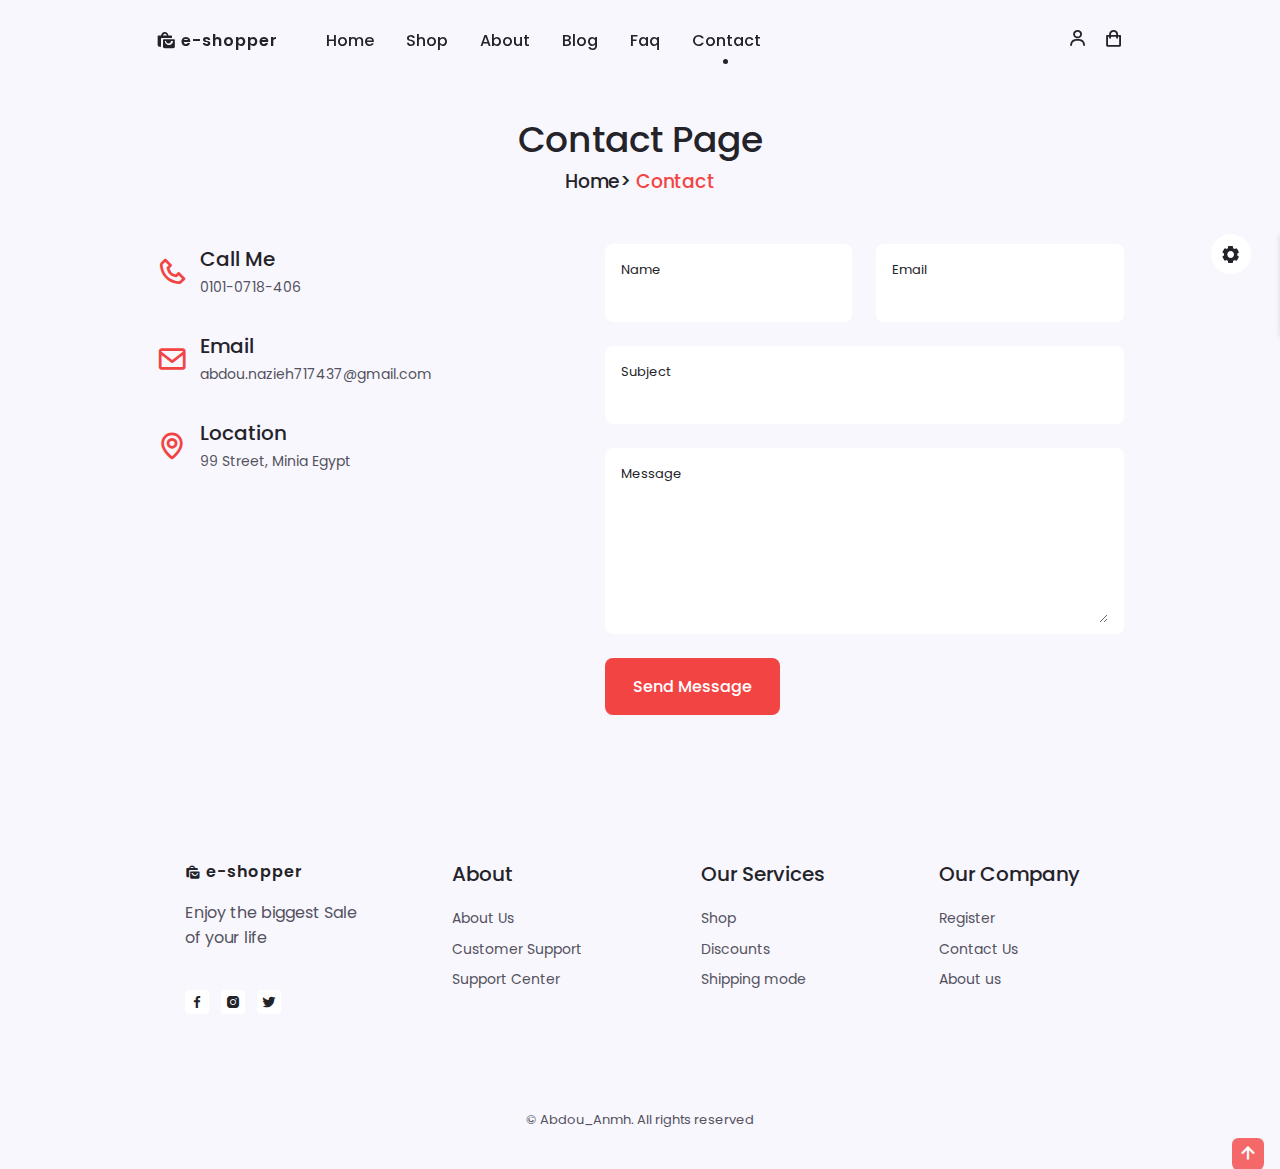
<file: ecommerce/contact.html>
<!DOCTYPE html>
<html lang="en">
<head>
    <meta charset="UTF-8">
    <meta http-equiv="X-UA-Compatible" content="IE=edge">
    <meta name="viewport" content="width=device-width, initial-scale=1.0">

    <!--=============== BOXICONS ===============-->
    <link rel="stylesheet" href="https://cdn.jsdelivr.net/npm/boxicons@latest/css/boxicons.min.css">

    <!--=============== SWIPER CSS ===============-->
    <link rel="stylesheet" href="assets/css/swiper-bundle.min.css">

    <!--=============== CSS ===============-->
    <link rel="stylesheet" href="assets/css/style.css">
    <link rel="stylesheet" class="js-color-style" href="assets/css/colors/color-1.css">

    <title>Responsive e-commerce website - Crypticalcoder</title>
</head>
<body>
    <!--=============== HEADER ===============-->
    <header class="header" id="header">
        <nav class="nav container">
            <a href="index.html" class="nav__logo">
                <i class="bx bxs-shopping-bags nav__logo-icon"></i>
                E-Shopper
            </a>
            <div class="nav__menu" id="nav-menu">
                <ul class="nav__list">
                    <li class="nav__item">
                        <a href="index.html" class="nav__link">Home</a>
                    </li>

                    <li class="nav__item">
                        <a href="shop.html" class="nav__link">Shop</a>
                    </li>

                    <li class="nav__item">
                        <a href="about.html" class="nav__link">About</a>
                    </li>

                    <li class="nav__item">
                        <a href="blog.html" class="nav__link">Blog</a>
                    </li>

                    <li class="nav__item">
                        <a href="faq.html" class="nav__link">Faq</a>
                    </li>

                    <li class="nav__item">
                        <a href="contact.html" class="nav__link active-link">Contact</a>
                    </li>
                </ul>
                <div class="nav__close" id="nav-close">
                    <i class="bx bx-x"></i>
                </div>
            </div>
            <div class="nav__btns">
                <div class="login__toggle" id="login-button">
                    <i class="bx bx-user"></i>
                </div>

                <div class="nav__shop" id="cart-shop">
                    <i class="bx bx-shopping-bag"></i>
                </div>

                <div class="nav__toggle" id="nav-toggle">
                    <i class="bx bx-grid-alt"></i>
                </div>
            </div>
        </nav>
    </header>

    <!--=============== CART ===============-->
    <div class="cart" id="cart">
        <i class="bx bx-x cart__close" id="cart-close"></i>
        <h2 class="cart__title-center">My Cart</h2>
        <div class="cart__container">
            <article class="cart__card">
                <div class="cart__box">
                    <img src="assets/img/cart-1.png" alt="" class="cart__img">
                </div>
                <div class="cart__details">
                    <h3 class="cart__title">Wind breaker</h3>
                    <span class="cart__price">$12</span>
                </div>
                <div class="cart__amount">
                    <div class="cart__amount-content">
                        <span class="cart__amount-box">
                            <i class="bx bx-minus"></i>
                        </span>
                        <span class="cart__amount-number">1</span>
                        <span class="cart__amount-box">
                            <i class="bx bx-plus"></i>
                        </span>
                    </div>
                    <i class="bx bx-trash-alt cart__amount-trash"></i>
                </div>
            </article>

            <article class="cart__card">
                <div class="cart__box">
                    <img src="assets/img/cart-2.png" alt="" class="cart__img">
                </div>
                <div class="cart__details">
                    <h3 class="cart__title">Cardigan Hoodie</h3>
                    <span class="cart__price">$16</span>
                </div>
                <div class="cart__amount">
                    <div class="cart__amount-content">
                        <span class="cart__amount-box">
                            <i class="bx bx-minus"></i>
                        </span>
                        <span class="cart__amount-number">1</span>
                        <span class="cart__amount-box">
                            <i class="bx bx-plus"></i>
                        </span>
                    </div>
                    <i class="bx bx-trash-alt cart__amount-trash"></i>
                </div>
            </article>

            <article class="cart__card">
                <div class="cart__box">
                    <img src="assets/img/cart-3.png" alt="" class="cart__img">
                </div>
                <div class="cart__details">
                    <h3 class="cart__title">Cartoon</h3>
                    <span class="cart__price">$10</span>
                </div>
                <div class="cart__amount">
                    <div class="cart__amount-content">
                        <span class="cart__amount-box">
                            <i class="bx bx-minus"></i>
                        </span>
                        <span class="cart__amount-number">1</span>
                        <span class="cart__amount-box">
                            <i class="bx bx-plus"></i>
                        </span>
                    </div>
                    <i class="bx bx-trash-alt cart__amount-trash"></i>
                </div>
            </article>
        </div>

        <div class="cart__prices">
            <span class="cart__prices-item">3 items</span>
            <span class="cart__prices-total">$38</span>
        </div>
    </div>

    <!--=============== LOGIN ===============-->
    <div class="login" id="login">
        <i class="bx bx-x login__close" id="login-close"></i>
        <h2 class="login__title-center">Login</h2>
        
        <form action="" class="login__form grid">
            <div class="login__content">
                <label for="" class="login__label">Email</label>
                <input type="email" class="login__input">
            </div>
            <div class="login__content">
                <label for="" class="login__label">password</label>
                <input type="password" class="login__input">
            </div>

            <div>
                <a href="#" class="button">Sign in</a>
            </div>

            <div>
                <p class="signup">Not a member? <a href="registration.html">Sign up now</a></p>
            </div>

        </form>
    </div>

    <!--=============== MAIN ===============-->
    <main class="main">
        <!--=============== CONTACT US ===============-->
        <section class="contact section container">
            <h2 class="breadcrumb__title">Contact Page</h2>
            <h3 class="breadcrumb__subtitle">Home> <span>Contact</span></h3>

            <div class="contact__container grid">
                <div>
                    <div class="contact__information">
                        <i class="bx bx-phone contact__icon"></i>
                        <div>
                            <h3 class="contact__title">Call Me</h3>
                            <span class="contact__subtitle">0101-0718-406</span>
                        </div>
                    </div>

                    <div class="contact__information">
                        <i class="bx bx-envelope contact__icon"></i>
                        <div>
                            <h3 class="contact__title">Email</h3>
                            <span class="contact__subtitle">abdou.nazieh717437@gmail.com</span>
                        </div>
                    </div>

                    <div class="contact__information">
                        <i class="bx bx-map contact__icon"></i>
                        <div>
                            <h3 class="contact__title">Location</h3>
                            <span class="contact__subtitle">99 Street, Minia Egypt</span>
                        </div>
                    </div>

                </div>

                <form action="" class="contact__form grid">
                    <div class="contact__inputs grid">
                        <div class="contact__content">
                            <label for="" class="contact__label">Name</label>
                            <input type="text" class="contact__input">
                        </div>

                        <div class="contact__content">
                            <label for="" class="contact__label">Email</label>
                            <input type="email" class="contact__input">
                        </div>

                    </div>

                    <div class="contact__content">
                        <label for="" class="contact__label">Subject</label>
                        <input type="text" class="contact__input">
                    </div>

                    <div class="contact__content">
                        <label for="" class="contact__label">Message</label>
                        <textarea name="" id="" cols="0" rows="7" class="contact__input"></textarea>
                    </div>

                    <div>
                        <a href="#" class="button">Send Message</a>
                    </div>

                </form>
            </div> 
        </section>
    </main>

    <!--=============== FOOTER ===============-->
    <footer class="footer section">
        <div class="footer__container container grid">
            <!-- FOOTER CONTENT 1 -->
            <div class="footer__content">
                <a href="#" class="footer__logo">
                    <i class="bx bxs-shopping-bags footer__logo-icon"></i> e-shopper
                </a>

                <p class="footer__description">
                    Enjoy the biggest Sale <br> of your life
                </p>

                <div class="footer__social">
                    <a href="#" class="footer__social-link">
                        <i class="bx bxl-facebook"></i>
                    </a>

                    <a href="#" class="footer__social-link">
                        <i class="bx bxl-instagram-alt"></i>
                    </a>

                    <a href="#" class="footer__social-link">
                        <i class="bx bxl-twitter"></i>
                    </a>
                </div>
            </div>

            <!-- FOOTER CONTENT 2 -->
            <div class="footer__content">
                <h3 class="footer__title">About</h3>

                <ul class="footer__links">
                    <li> <a href="#" class="footer__link"> About Us</a></li>
                    <li> <a href="#" class="footer__link"> Customer Support</a></li>
                    <li> <a href="#" class="footer__link"> Support Center</a></li>
                </ul>
            </div>

             <!-- FOOTER CONTENT 3 -->
             <div class="footer__content">
                <h3 class="footer__title">Our Services</h3>

                <ul class="footer__links">
                    <li> <a href="#" class="footer__link">Shop</a></li>
                    <li> <a href="#" class="footer__link">Discounts</a></li>
                    <li> <a href="#" class="footer__link">Shipping mode</a></li>
                </ul>
            </div>

            <!-- FOOTER CONTENT 4 -->
            <div class="footer__content">
                <h3 class="footer__title">Our Company</h3>

                <ul class="footer__links">
                    <li> <a href="#" class="footer__link"> Register</a></li>
                    <li> <a href="#" class="footer__link"> Contact Us</a></li>
                    <li> <a href="about.html" class="footer__link"> About us</a></li>
                </ul>
            </div>

         </div>
      </div>
      <span class="footer__copy">&#169; Abdou_Anmh. All rights reserved</span>
    </footer>

    <!--=============== SCROLL UP ===============-->

    <a href="#" class="scrollup" id="scroll-up">
        <i class="bx bx-up-arrow-alt scrollup__icon"></i>
    </a>

    <!--=============== STYLE SWITCHER ===============-->

    <div class="style__switcher">
        <div class="style__switcher-toggler s__icon">
            <i class="bx bxs-cog bx-spin"></i>
        </div>
        <h4>Theme Colors</h4>
         
        <div class="theme__colors js-theme-colors">
            <button type="button" data-js-theme-color="color-1" class="js-theme-color-item active theme__button color-1">
                <i class="bx bx-check"></i>
            </button>

            <button type="button" data-js-theme-color="color-2" class="js-theme-color-item theme__button color-2">
                <i class="bx bx-check"></i>
            </button>

            <button type="button" data-js-theme-color="color-3" class="js-theme-color-item theme__button color-3">
                <i class="bx bx-check"></i>
            </button>

            <button type="button" data-js-theme-color="color-4" class="js-theme-color-item theme__button color-4">
                <i class="bx bx-check"></i>
            </button>

            <button type="button" data-js-theme-color="color-5" class="js-theme-color-item theme__button color-5">
                <i class="bx bx-check"></i>
            </button>
        </div> 
    </div>
    
    <!--=============== SWIPER JS ===============-->
    <script src="assets/js/swiper-bundle.min.js"></script>

    <!--=============== JS ===============-->
    <script src="assets/js/main.js"></script>
</body>
</html>
</file>
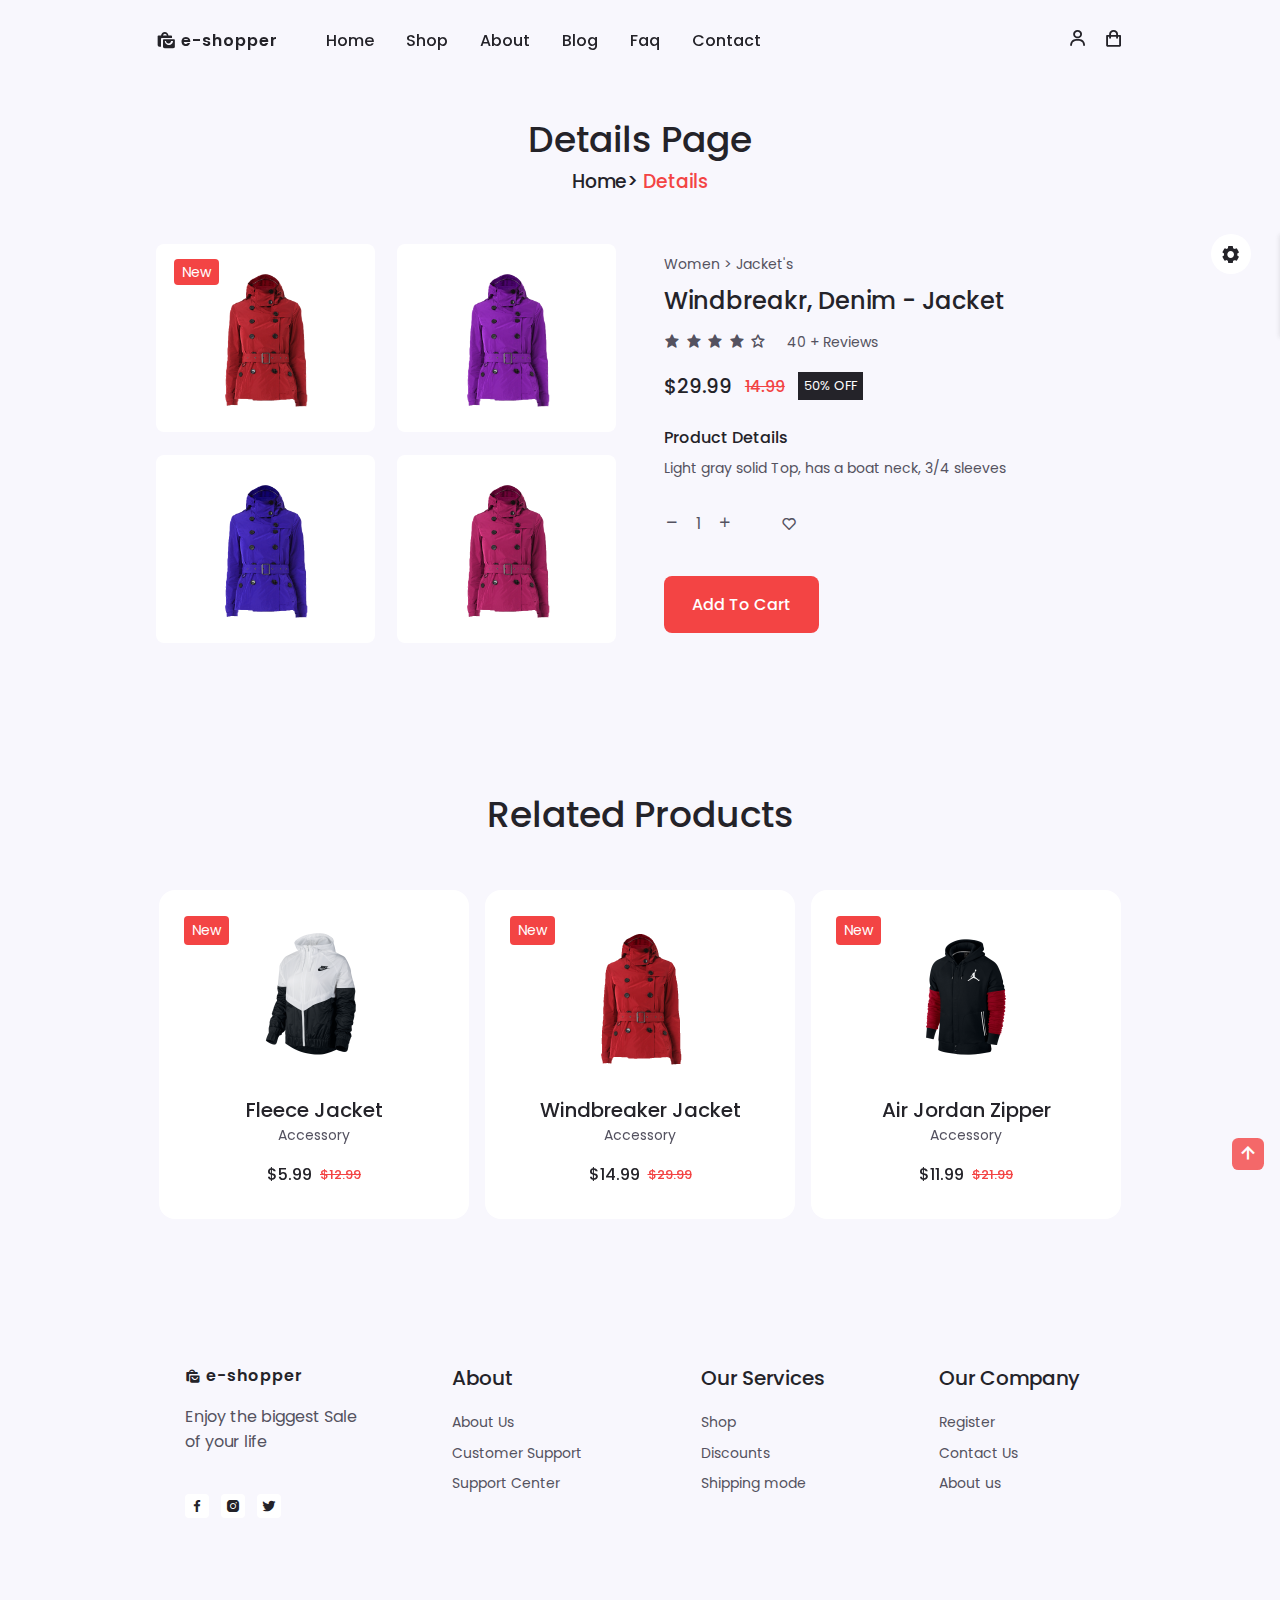
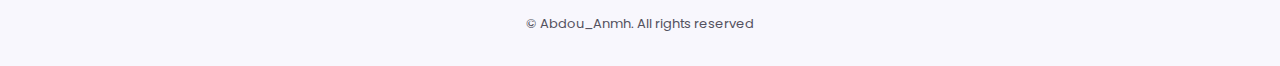
<file: ecommerce/details.html>
<!DOCTYPE html>
<html lang="en">
<head>
    <meta charset="UTF-8">
    <meta http-equiv="X-UA-Compatible" content="IE=edge">
    <meta name="viewport" content="width=device-width, initial-scale=1.0">

    <!--=============== BOXICONS ===============-->
    <link rel="stylesheet" href="https://cdn.jsdelivr.net/npm/boxicons@latest/css/boxicons.min.css">

    <!--=============== SWIPER CSS ===============-->
    <link rel="stylesheet" href="assets/css/swiper-bundle.min.css">

    <!--=============== CSS ===============-->
    <link rel="stylesheet" href="assets/css/style.css">
    <link rel="stylesheet" class="js-color-style" href="assets/css/colors/color-1.css">

    <title>Responsive e-commerce website - Crypticalcoder</title>
</head>
<body>
    <!--=============== HEADER ===============-->
    <header class="header" id="header">
        <nav class="nav container">
            <a href="index.html" class="nav__logo">
                <i class="bx bxs-shopping-bags nav__logo-icon"></i>
                E-Shopper
            </a>
            <div class="nav__menu" id="nav-menu">
                <ul class="nav__list">
                    <li class="nav__item">
                        <a href="index.html" class="nav__link">Home</a>
                    </li>

                    <li class="nav__item">
                        <a href="shop.html" class="nav__link">Shop</a>
                    </li>

                    <li class="nav__item">
                        <a href="about.html" class="nav__link">About</a>
                    </li>

                    <li class="nav__item">
                        <a href="blog.html" class="nav__link">Blog</a>
                    </li>

                    <li class="nav__item">
                        <a href="faq.html" class="nav__link">Faq</a>
                    </li>

                    <li class="nav__item">
                        <a href="contact.html" class="nav__link">Contact</a>
                    </li>
                </ul>
                <div class="nav__close" id="nav-close">
                    <i class="bx bx-x"></i>
                </div>
            </div>
            <div class="nav__btns">
                <div class="login__toggle" id="login-button">
                    <i class="bx bx-user"></i>
                </div>

                <div class="nav__shop" id="cart-shop">
                    <i class="bx bx-shopping-bag"></i>
                </div>

                <div class="nav__toggle" id="nav-toggle">
                    <i class="bx bx-grid-alt"></i>
                </div>
            </div>
        </nav>
    </header>

    <!--=============== CART ===============-->
    <div class="cart" id="cart">
        <i class="bx bx-x cart__close" id="cart-close"></i>
        <h2 class="cart__title-center">My Cart</h2>
        <div class="cart__container">
            <article class="cart__card">
                <div class="cart__box">
                    <img src="assets/img/cart-1.png" alt="" class="cart__img">
                </div>
                <div class="cart__details">
                    <h3 class="cart__title">Wind breaker</h3>
                    <span class="cart__price">$12</span>
                </div>
                <div class="cart__amount">
                    <div class="cart__amount-content">
                        <span class="cart__amount-box">
                            <i class="bx bx-minus"></i>
                        </span>
                        <span class="cart__amount-number">1</span>
                        <span class="cart__amount-box">
                            <i class="bx bx-plus"></i>
                        </span>
                    </div>
                    <i class="bx bx-trash-alt cart__amount-trash"></i>
                </div>
            </article>

            <article class="cart__card">
                <div class="cart__box">
                    <img src="assets/img/cart-2.png" alt="" class="cart__img">
                </div>
                <div class="cart__details">
                    <h3 class="cart__title">Cardigan Hoodie</h3>
                    <span class="cart__price">$16</span>
                </div>
                <div class="cart__amount">
                    <div class="cart__amount-content">
                        <span class="cart__amount-box">
                            <i class="bx bx-minus"></i>
                        </span>
                        <span class="cart__amount-number">1</span>
                        <span class="cart__amount-box">
                            <i class="bx bx-plus"></i>
                        </span>
                    </div>
                    <i class="bx bx-trash-alt cart__amount-trash"></i>
                </div>
            </article>

            <article class="cart__card">
                <div class="cart__box">
                    <img src="assets/img/cart-3.png" alt="" class="cart__img">
                </div>
                <div class="cart__details">
                    <h3 class="cart__title">Cartoon</h3>
                    <span class="cart__price">$10</span>
                </div>
                <div class="cart__amount">
                    <div class="cart__amount-content">
                        <span class="cart__amount-box">
                            <i class="bx bx-minus"></i>
                        </span>
                        <span class="cart__amount-number">1</span>
                        <span class="cart__amount-box">
                            <i class="bx bx-plus"></i>
                        </span>
                    </div>
                    <i class="bx bx-trash-alt cart__amount-trash"></i>
                </div>
            </article>
        </div>

        <div class="cart__prices">
            <span class="cart__prices-item">3 items</span>
            <span class="cart__prices-total">$38</span>
        </div>
    </div>

    <!--=============== LOGIN ===============-->
    <div class="login" id="login">
        <i class="bx bx-x login__close" id="login-close"></i>
        <h2 class="login__title-center">Login</h2>
        
        <form action="" class="login__form grid">
            <div class="login__content">
                <label for="" class="login__label">Email</label>
                <input type="email" class="login__input">
            </div>
            <div class="login__content">
                <label for="" class="login__label">password</label>
                <input type="password" class="login__input">
            </div>

            <div>
                <a href="#" class="button">Sign in</a>
            </div>

            <div>
                <p class="signup">Not a member? <a href="registration.html">Sign up now</a></p>
            </div>

        </form>
    </div>


    <!--=============== MAIN ===============-->
    <main class="main">
        <!--=============== DETAILS ===============-->
        <section class="details section container">
            <h2 class="breadcrumb__title">Details Page</h2>
            <h3 class="breadcrumb__subtitle">Home> <span>Details</span></h3>

            <div class="details__container grid">

                <div class="product__images grid">
                    <div class="product__img">
                        <div class="details__img-tag">New</div>
                        <img src="assets/img/details-1.png" alt="">
                    </div>

                    <div class="product__img">
                        <img src="assets/img/details-2.png" alt="">
                    </div>

                    <div class="product__img">
                        <img src="assets/img/details-3.png" alt="">
                    </div>

                    <div class="product__img">
                        <img src="assets/img/details-4.png" alt="">
                    </div>

                </div>

                <div class="product__info">
                    <p class="details__subtitle">Women > Jacket's</p>
                    <h3 class="details__title">Windbreakr, Denim - Jacket</h3>

                    <div class="rating">
                        <div class="stars">
                            <i class="bx bxs-star"></i>
                            <i class="bx bxs-star"></i>
                            <i class="bx bxs-star"></i>
                            <i class="bx bxs-star"></i>
                            <i class="bx bx-star"></i>
                        </div>
                        <span class="reviews__count">40 + Reviews</span>
                    </div>

                    <div class="details__prices">
                        <span class="details__price">$29.99</span>
                        <span class="details__discount">14.99</span>
                        <span class="discount__percentage">50% OFF</span>
                    </div>

                    <div class="details__description">
                        <h3 class="description__title">Product Details</h3>
                        <div class="description__details">
                            <p>Light gray solid Top, has a boat neck, 3/4 sleeves</p>
                        </div>
                    </div>

                    <div class="cart__amount">
                        <div class="cart__amount-content">
                            <span class="cart__amount-box">
                                <i class="bx bx-minus"></i>
                            </span>
                            <span class="cart__amount-number">1</span>
                            <span class="cart__amount-box">
                                <i class="bx bx-plus"></i>
                            </span>
                        </div>
                        <i class="bx bx-heart cart__amount-heart"></i>
                    </div>

                    <a href="#" class="button">Add To Cart</a>

                </div>
            </div>
        </section>

        <!--=============== RELATED PRODUCTS ===============-->
        <section class="related__products section">
            <h2 class="section__title">Related Products</h2>
            <div class="new_container container">
                <div class="swiper new-swiper">
                    <div class="swiper-wrapper">
                        <!-- NEW CONTENT 1 -->
                        <div class=" new__content swiper-slide ">
                            <div class="new__tag">New</div>
                            <img src="assets/img/new-1.png" alt="" class="new__img">
                            <h3 class="new__title">Windbreaker Jacket</h3>
                            <span class="new__subtitle">Accessory</span>
                            <div class="new__prices">
                                <span class="new__price">$14.99</span>
                                <span class="new__discount">$29.99</span>
                            </div>
                            <a href="details.html" class="button new__button">
                                <i class="bx bx-cart-alt new__icon"></i>
                            </a>
                        </div>
    
                        <!-- NEW CONTENT 2 -->
                        <div class=" new__content swiper-slide">
                            <div class="new__tag">New</div>
                            <img src="assets/img/new-2.png" alt="" class="new__img">
                            <h3 class="new__title">Air Jordan Zipper</h3>
                            <span class="new__subtitle">Accessory</span>
                            <div class="new__prices">
                                <span class="new__price">$11.99</span>
                                <span class="new__discount">$21.99</span>
                            </div>
                            <a href="details.html" class="button new__button">
                                <i class="bx bx-cart-alt new__icon"></i>
                            </a>
                        </div>  
    
                        <!-- NEW CONTENT 3 -->
                        <div class=" new__content swiper-slide">
                            <div class="new__tag">New</div>
                            <img src="assets/img/new-3.png" alt="" class="new__img">
                            <h3 class="new__title">Fur Jacket</h3>
                            <span class="new__subtitle">Accessory</span>
                            <div class="new__prices">
                                <span class="new__price">$4.99</span>
                                <span class="new__discount">$9.99</span>
                            </div>
                            <a href="details.html" class="button new__button">
                                <i class="bx bx-cart-alt new__icon"></i>
                            </a>
                        </div>
    
                        <!-- NEW CONTENT 4 -->
                        <div class=" new__content swiper-slide">
                            <div class="new__tag">New</div>
                            <img src="assets/img/new-4.png" alt="" class="new__img">
                            <h3 class="new__title">Fleece Jacket</h3>
                            <span class="new__subtitle">Accessory</span>
                            <div class="new__prices">
                                <span class="new__price">$24.99</span>
                                <span class="new__discount">$44.99</span>
                            </div>
                            <a href="details.html" class="button new__button">
                                <i class="bx bx-cart-alt new__icon"></i>
                            </a>
                        </div>
    
                        <!-- NEW CONTENT 5 -->
                        <div class=" new__content swiper-slide">
                            <div class="new__tag">New</div>
                            <img src="assets/img/new-5.png" alt="" class="new__img">
                            <h3 class="new__title">Nike Hoodie</h3>
                            <span class="new__subtitle">Accessory</span>
                            <div class="new__prices">
                                <span class="new__price">$7.99</span>
                                <span class="new__discount">$14.99</span>
                            </div>
                            <a href="details.html" class="button new__button">
                                <i class="bx bx-cart-alt new__icon"></i>
                            </a>
                        </div>
    
                        <!-- NEW CONTENT 6 -->
                        <div class=" new__content swiper-slide">
                            <div class="new__tag">New</div>
                            <img src="assets/img/new-6.png" alt="" class="new__img">
                            <h3 class="new__title">Fleece Jacket</h3>
                            <span class="new__subtitle">Accessory</span>
                            <div class="new__prices">
                                <span class="new__price">$5.99</span>
                                <span class="new__discount">$12.99</span>
                            </div>
                            <a href="details.html" class="button new__button">
                                <i class="bx bx-cart-alt new__icon"></i>
                            </a>
                        </div>
    
                    </div>
                </div>
            </div>
        </section>
    </main>

    <!--=============== FOOTER ===============-->
    <footer class="footer section">
        <div class="footer__container container grid">
            <!-- FOOTER CONTENT 1 -->
            <div class="footer__content">
                <a href="#" class="footer__logo">
                    <i class="bx bxs-shopping-bags footer__logo-icon"></i> e-shopper
                </a>

                <p class="footer__description">
                    Enjoy the biggest Sale <br> of your life
                </p>

                <div class="footer__social">
                    <a href="#" class="footer__social-link">
                        <i class="bx bxl-facebook"></i>
                    </a>

                    <a href="#" class="footer__social-link">
                        <i class="bx bxl-instagram-alt"></i>
                    </a>

                    <a href="#" class="footer__social-link">
                        <i class="bx bxl-twitter"></i>
                    </a>
                </div>
            </div>

            <!-- FOOTER CONTENT 2 -->
            <div class="footer__content">
                <h3 class="footer__title">About</h3>

                <ul class="footer__links">
                    <li> <a href="#" class="footer__link"> About Us</a></li>
                    <li> <a href="#" class="footer__link"> Customer Support</a></li>
                    <li> <a href="#" class="footer__link"> Support Center</a></li>
                </ul>
            </div>

             <!-- FOOTER CONTENT 3 -->
             <div class="footer__content">
                <h3 class="footer__title">Our Services</h3>

                <ul class="footer__links">
                    <li> <a href="#" class="footer__link">Shop</a></li>
                    <li> <a href="#" class="footer__link">Discounts</a></li>
                    <li> <a href="#" class="footer__link">Shipping mode</a></li>
                </ul>
            </div>

            <!-- FOOTER CONTENT 4 -->
            <div class="footer__content">
                <h3 class="footer__title">Our Company</h3>

                <ul class="footer__links">
                    <li> <a href="#" class="footer__link"> Register</a></li>
                    <li> <a href="#" class="footer__link"> Contact Us</a></li>
                    <li> <a href="about.html" class="footer__link"> About us</a></li>
                </ul>
            </div>

         </div>
      </div>
      <span class="footer__copy">&#169; Abdou_Anmh. All rights reserved</span>
    </footer>

    <!--=============== LIGHTBOX ===============-->

    <div class="lightbox">
        <div class="lightbox__content">
            <div class="lightbox__close">&times;</div>
            <img src="assets/img/product-2.png" alt="" class="lightbox__img">
            <div class="lightbox__caption">
                <div class="caption__text">e-shopper</div>
                <div class="caption__counter"></div>
            </div>
        </div>

        <div class="lightbox__controls">

            <div class="prev__item" onclick="prevItem()"><i class="bx bx-chevron-left"></i></div>
            <div class="next__item" onclick="nextItem()"><i class="bx bx-chevron-right"></i></div>

        </div>
    </div>

    <!--=============== SCROLL UP ===============-->

    <a href="#" class="scrollup" id="scroll-up">
        <i class="bx bx-up-arrow-alt scrollup__icon"></i>
    </a>

    <!--=============== STYLE SWITCHER ===============-->
    
    <div class="style__switcher">
        <div class="style__switcher-toggler s__icon">
            <i class="bx bxs-cog bx-spin"></i>
        </div>
        <h4>Theme Colors</h4>
         
        <div class="theme__colors js-theme-colors">
            <button type="button" data-js-theme-color="color-1" class="js-theme-color-item active theme__button color-1">
                <i class="bx bx-check"></i>
            </button>

            <button type="button" data-js-theme-color="color-2" class="js-theme-color-item theme__button color-2">
                <i class="bx bx-check"></i>
            </button>

            <button type="button" data-js-theme-color="color-3" class="js-theme-color-item theme__button color-3">
                <i class="bx bx-check"></i>
            </button>

            <button type="button" data-js-theme-color="color-4" class="js-theme-color-item theme__button color-4">
                <i class="bx bx-check"></i>
            </button>

            <button type="button" data-js-theme-color="color-5" class="js-theme-color-item theme__button color-5">
                <i class="bx bx-check"></i>
            </button>
        </div> 
    </div>

    <!--=============== LIGHTBOX ===============-->

    <script>
        const   productItems        = document.querySelectorAll('.product__img'),
                totalProductItems   = productItems.length,
                lightbox            = document.querySelector('.lightbox'),
                lightboxImg         = lightbox.querySelector('.lightbox__img'),
                lightboxClose       = lightbox.querySelector('.lightbox__close'),
                lightboxCounter     = lightbox.querySelector('.caption__counter');

        let itemIndex = 0;
        for(let i = 0; i < totalProductItems; i++){
            productItems[i].addEventListener('click', function(){
                itemIndex = i;
                changeItem();
                toggleLightbox();
            })
        }

        function nextItem(){
            if(itemIndex == totalProductItems-1){
                itemIndex = 0;
            }
            else{
                itemIndex++;
            }
            changeItem();
        }

        function prevItem(){
            if(itemIndex == 0){
                itemIndex = totalProductItems-1;
            }
            else{
                itemIndex--;
            }
            changeItem();
        }

        function toggleLightbox(){
            lightbox.classList.toggle('open')
        }
        function changeItem(){
            imgSrc = productItems[itemIndex].querySelector('.product__img img').getAttribute("src");
            console.log(imgSrc);
            lightboxImg.src = imgSrc;
            lightboxCounter.innerHTML = (itemIndex +1) + " of " + totalProductItems;
        }

        //close lightbox

        lightbox.addEventListener('click',function(){
            if(event.target === lightboxClose || event.target === lightbox){
                toggleLightbox();
            }
        })
    </script>
    
    <!--=============== SWIPER JS ===============-->
    <script src="assets/js/swiper-bundle.min.js"></script>

    <!--=============== JS ===============-->
    <script src="assets/js/main.js"></script>
</body>
</html>
</file>
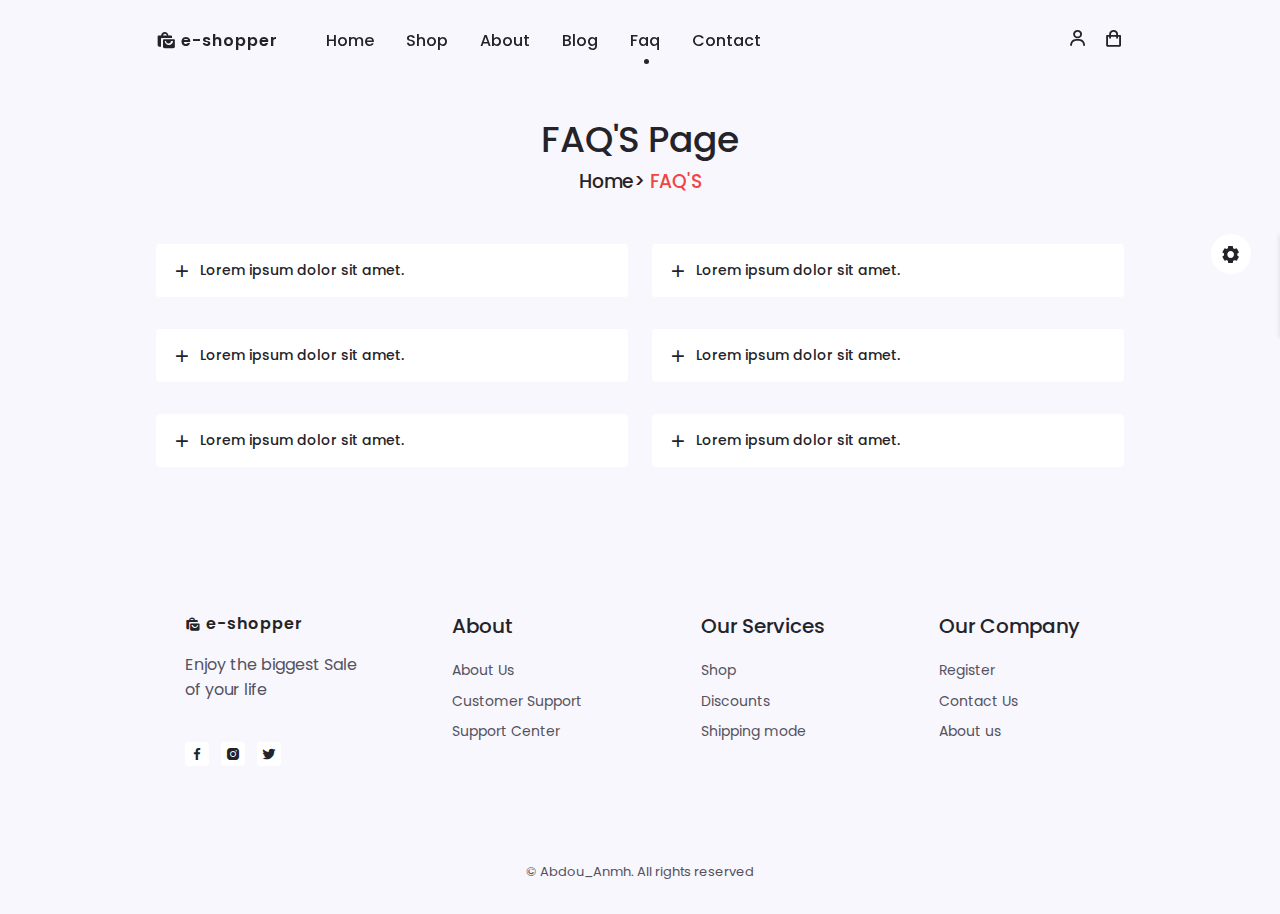
<file: ecommerce/faq.html>
<!DOCTYPE html>
<html lang="en">
<head>
    <meta charset="UTF-8">
    <meta http-equiv="X-UA-Compatible" content="IE=edge">
    <meta name="viewport" content="width=device-width, initial-scale=1.0">

    <!--=============== BOXICONS ===============-->
    <link rel="stylesheet" href="https://cdn.jsdelivr.net/npm/boxicons@latest/css/boxicons.min.css">

    <!--=============== SWIPER CSS ===============-->
    <link rel="stylesheet" href="assets/css/swiper-bundle.min.css">

    <!--=============== CSS ===============-->
    <link rel="stylesheet" href="assets/css/style.css">
    <link rel="stylesheet" class="js-color-style" href="assets/css/colors/color-1.css">

    <title>Responsive e-commerce website - Crypticalcoder</title>
</head>
<body>
    <!--=============== HEADER ===============-->
    <header class="header" id="header">
        <nav class="nav container">
            <a href="index.html" class="nav__logo">
                <i class="bx bxs-shopping-bags nav__logo-icon"></i>
                E-Shopper
            </a>
            <div class="nav__menu" id="nav-menu">
                <ul class="nav__list">
                    <li class="nav__item">
                        <a href="index.html" class="nav__link">Home</a>
                    </li>

                    <li class="nav__item">
                        <a href="shop.html" class="nav__link">Shop</a>
                    </li>

                    <li class="nav__item">
                        <a href="about.html" class="nav__link">About</a>
                    </li>

                    <li class="nav__item">
                        <a href="blog.html" class="nav__link">Blog</a>
                    </li>

                    <li class="nav__item">
                        <a href="faq.html" class="nav__link active-link">Faq</a>
                    </li>

                    <li class="nav__item">
                        <a href="contact.html" class="nav__link">Contact</a>
                    </li>
                </ul>
                <div class="nav__close" id="nav-close">
                    <i class="bx bx-x"></i>
                </div>
            </div>
            <div class="nav__btns">
                <div class="login__toggle" id="login-button">
                    <i class="bx bx-user"></i>
                </div>

                <div class="nav__shop" id="cart-shop">
                    <i class="bx bx-shopping-bag"></i>
                </div>

                <div class="nav__toggle" id="nav-toggle">
                    <i class="bx bx-grid-alt"></i>
                </div>
            </div>
        </nav>
    </header>

    <!--=============== CART ===============-->
    <div class="cart" id="cart">
        <i class="bx bx-x cart__close" id="cart-close"></i>
        <h2 class="cart__title-center">My Cart</h2>
        <div class="cart__container">
            <article class="cart__card">
                <div class="cart__box">
                    <img src="assets/img/cart-1.png" alt="" class="cart__img">
                </div>
                <div class="cart__details">
                    <h3 class="cart__title">Wind breaker</h3>
                    <span class="cart__price">$12</span>
                </div>
                <div class="cart__amount">
                    <div class="cart__amount-content">
                        <span class="cart__amount-box">
                            <i class="bx bx-minus"></i>
                        </span>
                        <span class="cart__amount-number">1</span>
                        <span class="cart__amount-box">
                            <i class="bx bx-plus"></i>
                        </span>
                    </div>
                    <i class="bx bx-trash-alt cart__amount-trash"></i>
                </div>
            </article>

            <article class="cart__card">
                <div class="cart__box">
                    <img src="assets/img/cart-2.png" alt="" class="cart__img">
                </div>
                <div class="cart__details">
                    <h3 class="cart__title">Cardigan Hoodie</h3>
                    <span class="cart__price">$16</span>
                </div>
                <div class="cart__amount">
                    <div class="cart__amount-content">
                        <span class="cart__amount-box">
                            <i class="bx bx-minus"></i>
                        </span>
                        <span class="cart__amount-number">1</span>
                        <span class="cart__amount-box">
                            <i class="bx bx-plus"></i>
                        </span>
                    </div>
                    <i class="bx bx-trash-alt cart__amount-trash"></i>
                </div>
            </article>

            <article class="cart__card">
                <div class="cart__box">
                    <img src="assets/img/cart-3.png" alt="" class="cart__img">
                </div>
                <div class="cart__details">
                    <h3 class="cart__title">Cartoon</h3>
                    <span class="cart__price">$10</span>
                </div>
                <div class="cart__amount">
                    <div class="cart__amount-content">
                        <span class="cart__amount-box">
                            <i class="bx bx-minus"></i>
                        </span>
                        <span class="cart__amount-number">1</span>
                        <span class="cart__amount-box">
                            <i class="bx bx-plus"></i>
                        </span>
                    </div>
                    <i class="bx bx-trash-alt cart__amount-trash"></i>
                </div>
            </article>
        </div>

        <div class="cart__prices">
            <span class="cart__prices-item">3 items</span>
            <span class="cart__prices-total">$38</span>
        </div>
    </div>

    <!--=============== LOGIN ===============-->
    <div class="login" id="login">
        <i class="bx bx-x login__close" id="login-close"></i>
        <h2 class="login__title-center">Login</h2>
        
        <form action="" class="login__form grid">
            <div class="login__content">
                <label for="" class="login__label">Email</label>
                <input type="email" class="login__input">
            </div>
            <div class="login__content">
                <label for="" class="login__label">password</label>
                <input type="password" class="login__input">
            </div>

            <div>
                <a href="#" class="button">Sign in</a>
            </div>

            <div>
                <p class="signup">Not a member? <a href="registration.html">Sign up now</a></p>
            </div>

        </form>
    </div>

    <!--=============== MAIN ===============-->
    <main class="main">
        <!--=============== FAQ'S ===============-->
        <section class="questions section container">
            <h2 class="breadcrumb__title">FAQ'S Page</h2>
            <h3 class="breadcrumb__subtitle">Home> <span>FAQ'S</span></h3>

            <div class="questions__container grid">

                <div class="questions__group">
                    <div class="questions__item">
                        <header class="questions__header">
                            <i class="bx bx-plus questions__icon"></i>
                            <h3 class="questions__item-title">Lorem ipsum dolor sit amet.</h3>
                        </header>

                        <div class="questions__content">
                            <p class="questions__description">
                                A specialist label creating luxury essentials.
                                    Ethically crafted with an unwavering commitment to exceptional quality.
                            </p>
                        </div>
                    </div>

                    <div class="questions__item">
                        <header class="questions__header">
                            <i class="bx bx-plus questions__icon"></i>
                            <h3 class="questions__item-title">Lorem ipsum dolor sit amet.</h3>
                        </header>

                        <div class="questions__content">
                            <p class="questions__description">
                                A specialist label creating luxury essentials.
                                    Ethically crafted with an unwavering commitment to exceptional quality.
                            </p>
                        </div>
                    </div>

                    <div class="questions__item">
                        <header class="questions__header">
                            <i class="bx bx-plus questions__icon"></i>
                            <h3 class="questions__item-title">Lorem ipsum dolor sit amet.</h3>
                        </header>

                        <div class="questions__content">
                            <p class="questions__description">
                                A specialist label creating luxury essentials.
                                    Ethically crafted with an unwavering commitment to exceptional quality.
                            </p>
                        </div>
                    </div>
                </div>

                <div class="questions__group">
                    <div class="questions__item">
                        <header class="questions__header">
                            <i class="bx bx-plus questions__icon"></i>
                            <h3 class="questions__item-title">Lorem ipsum dolor sit amet.</h3>
                        </header>

                        <div class="questions__content">
                            <p class="questions__description">
                                A specialist label creating luxury essentials.
                                    Ethically crafted with an unwavering commitment to exceptional quality.
                            </p>
                        </div>
                    </div>

                    <div class="questions__item">
                        <header class="questions__header">
                            <i class="bx bx-plus questions__icon"></i>
                            <h3 class="questions__item-title">Lorem ipsum dolor sit amet.</h3>
                        </header>

                        <div class="questions__content">
                            <p class="questions__description">
                                A specialist label creating luxury essentials.
                                    Ethically crafted with an unwavering commitment to exceptional quality.
                            </p>
                        </div>
                    </div>

                    <div class="questions__item">
                        <header class="questions__header">
                            <i class="bx bx-plus questions__icon"></i>
                            <h3 class="questions__item-title">Lorem ipsum dolor sit amet.</h3>
                        </header>

                        <div class="questions__content">
                            <p class="questions__description">
                                A specialist label creating luxury essentials.
                                    Ethically crafted with an unwavering commitment to exceptional quality.
                            </p>
                        </div>
                    </div>
                </div>

            </div>
        </section>
    </main>

    <!--=============== FOOTER ===============-->
    <footer class="footer section">
        <div class="footer__container container grid">
            <!-- FOOTER CONTENT 1 -->
            <div class="footer__content">
                <a href="#" class="footer__logo">
                    <i class="bx bxs-shopping-bags footer__logo-icon"></i> e-shopper
                </a>

                <p class="footer__description">
                    Enjoy the biggest Sale <br> of your life
                </p>

                <div class="footer__social">
                    <a href="#" class="footer__social-link">
                        <i class="bx bxl-facebook"></i>
                    </a>

                    <a href="#" class="footer__social-link">
                        <i class="bx bxl-instagram-alt"></i>
                    </a>

                    <a href="#" class="footer__social-link">
                        <i class="bx bxl-twitter"></i>
                    </a>
                </div>
            </div>

            <!-- FOOTER CONTENT 2 -->
            <div class="footer__content">
                <h3 class="footer__title">About</h3>

                <ul class="footer__links">
                    <li> <a href="#" class="footer__link"> About Us</a></li>
                    <li> <a href="#" class="footer__link"> Customer Support</a></li>
                    <li> <a href="#" class="footer__link"> Support Center</a></li>
                </ul>
            </div>

             <!-- FOOTER CONTENT 3 -->
             <div class="footer__content">
                <h3 class="footer__title">Our Services</h3>

                <ul class="footer__links">
                    <li> <a href="#" class="footer__link">Shop</a></li>
                    <li> <a href="#" class="footer__link">Discounts</a></li>
                    <li> <a href="#" class="footer__link">Shipping mode</a></li>
                </ul>
            </div>

            <!-- FOOTER CONTENT 4 -->
            <div class="footer__content">
                <h3 class="footer__title">Our Company</h3>

                <ul class="footer__links">
                    <li> <a href="#" class="footer__link"> Register</a></li>
                    <li> <a href="#" class="footer__link"> Contact Us</a></li>
                    <li> <a href="about.html" class="footer__link"> About us</a></li>
                </ul>
            </div>

         </div>
      </div>
      <span class="footer__copy">&#169; Abdou_Anmh. All rights reserved</span>
    </footer>

    <!--=============== SCROLL UP ===============-->

    <a href="#" class="scrollup" id="scroll-up">
        <i class="bx bx-up-arrow-alt scrollup__icon"></i>
    </a>

    <!--=============== STYLE SWITCHER ===============-->

    <div class="style__switcher">
        <div class="style__switcher-toggler s__icon">
            <i class="bx bxs-cog bx-spin"></i>
        </div>
        <h4>Theme Colors</h4>
         
        <div class="theme__colors js-theme-colors">
            <button type="button" data-js-theme-color="color-1" class="js-theme-color-item active theme__button color-1">
                <i class="bx bx-check"></i>
            </button>

            <button type="button" data-js-theme-color="color-2" class="js-theme-color-item theme__button color-2">
                <i class="bx bx-check"></i>
            </button>

            <button type="button" data-js-theme-color="color-3" class="js-theme-color-item theme__button color-3">
                <i class="bx bx-check"></i>
            </button>

            <button type="button" data-js-theme-color="color-4" class="js-theme-color-item theme__button color-4">
                <i class="bx bx-check"></i>
            </button>

            <button type="button" data-js-theme-color="color-5" class="js-theme-color-item theme__button color-5">
                <i class="bx bx-check"></i>
            </button>
        </div> 
    </div>
    
    <!--=============== SWIPER JS ===============-->
    <script src="assets/js/swiper-bundle.min.js"></script>

    <!--=============== JS ===============-->
    <script src="assets/js/main.js"></script>
</body>
</html>
</file>
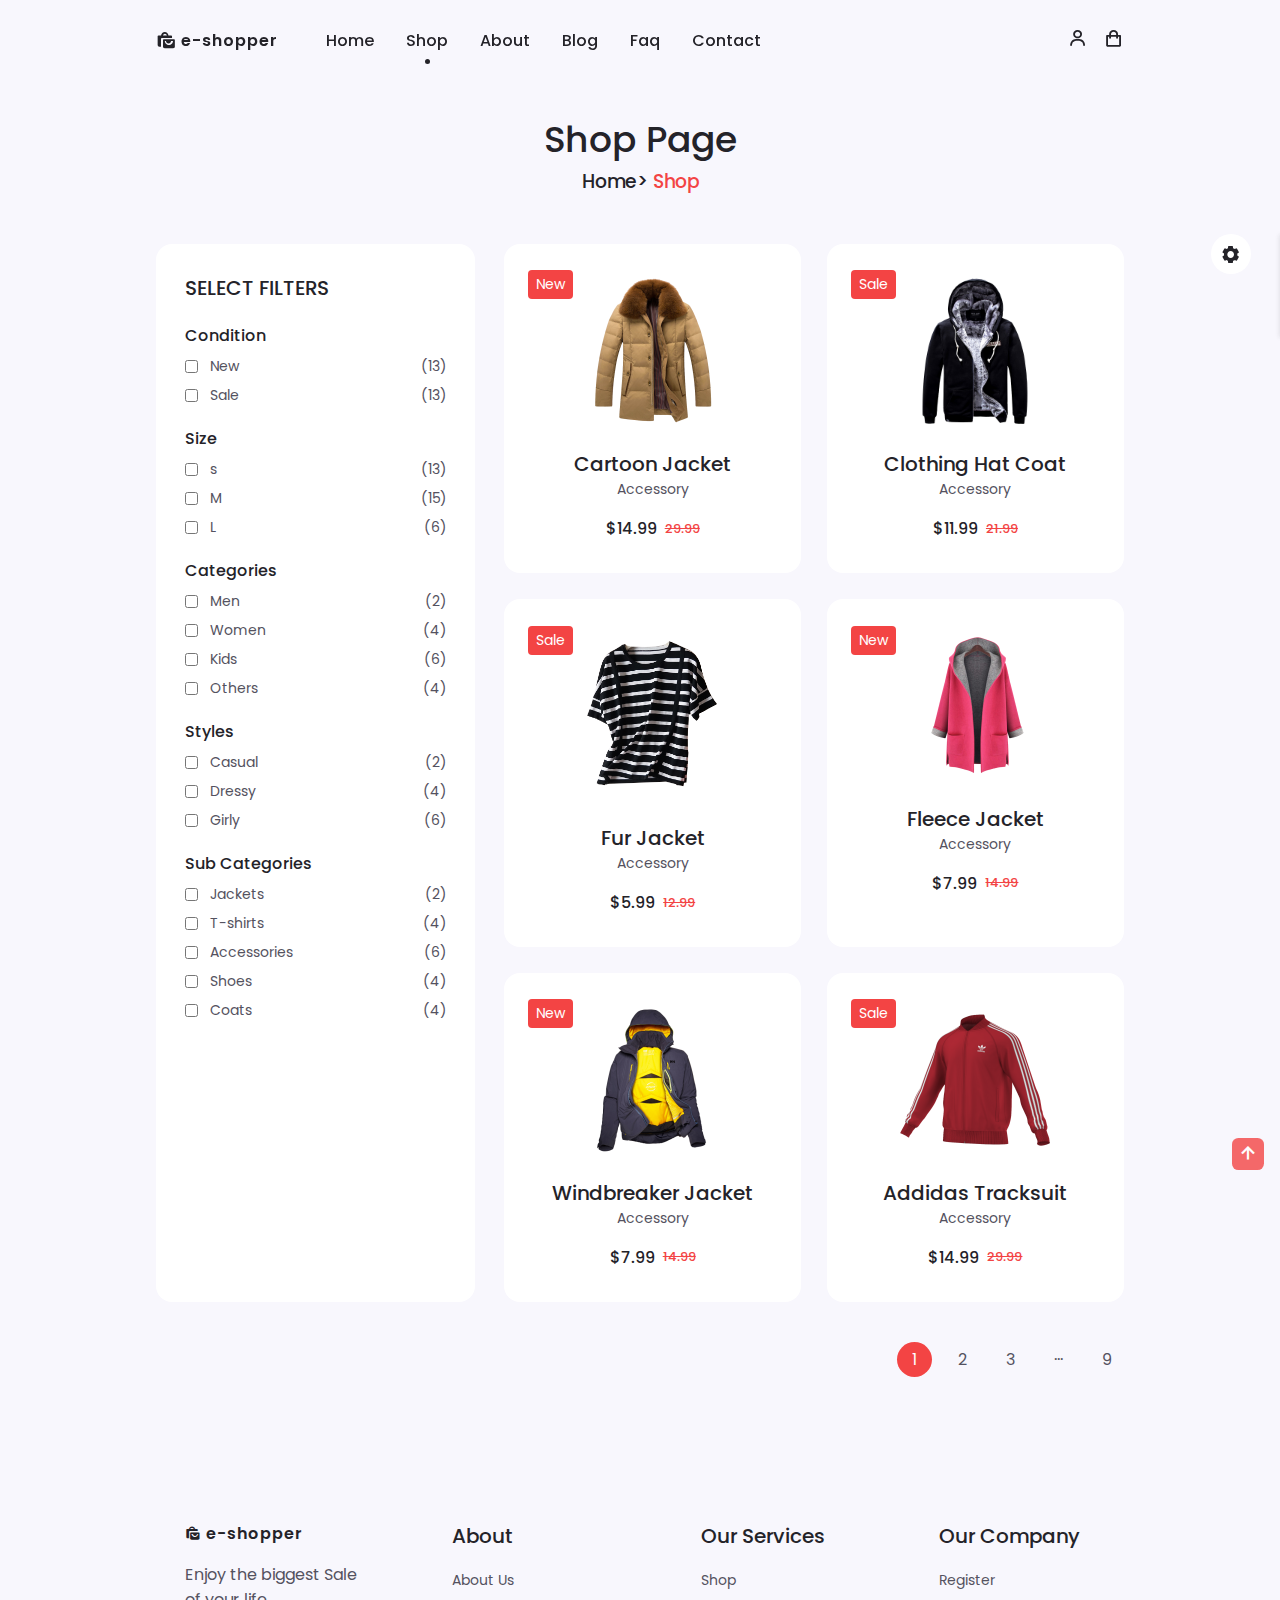
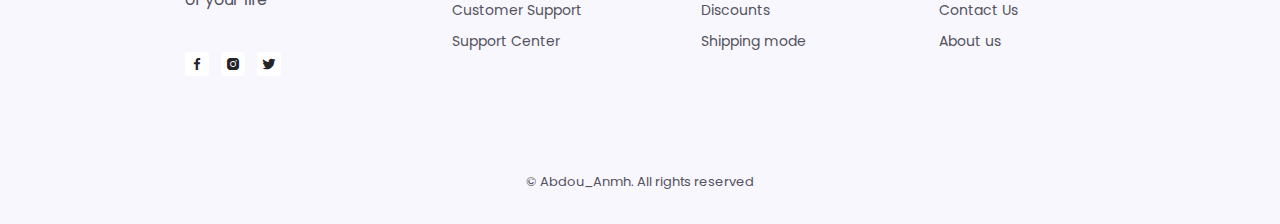
<file: ecommerce/shop.html>
<!DOCTYPE html>
<html lang="en">
<head>
    <meta charset="UTF-8">
    <meta http-equiv="X-UA-Compatible" content="IE=edge">
    <meta name="viewport" content="width=device-width, initial-scale=1.0">

    <!--=============== BOXICONS ===============-->
    <link rel="stylesheet" href="https://cdn.jsdelivr.net/npm/boxicons@latest/css/boxicons.min.css">

    <!--=============== SWIPER CSS ===============-->
    <link rel="stylesheet" href="assets/css/swiper-bundle.min.css">

    <!--=============== CSS ===============-->
    <link rel="stylesheet" href="assets/css/style.css">
    <link rel="stylesheet" class="js-color-style" href="assets/css/colors/color-1.css">

    <title>Responsive e-commerce website - Crypticalcoder</title>
</head>
<body>
    <!--=============== HEADER ===============-->
    <header class="header" id="header">
        <nav class="nav container">
            <a href="index.html" class="nav__logo">
                <i class="bx bxs-shopping-bags nav__logo-icon"></i>
                E-Shopper
            </a>
            <div class="nav__menu" id="nav-menu">
                <ul class="nav__list">
                    <li class="nav__item">
                        <a href="index.html" class="nav__link">Home</a>
                    </li>

                    <li class="nav__item">
                        <a href="shop.html" class="nav__link active-link">Shop</a>
                    </li>

                    <li class="nav__item">
                        <a href="about.html" class="nav__link">About</a>
                    </li>

                    <li class="nav__item">
                        <a href="blog.html" class="nav__link">Blog</a>
                    </li>

                    <li class="nav__item">
                        <a href="faq.html" class="nav__link">Faq</a>
                    </li>

                    <li class="nav__item">
                        <a href="contact.html" class="nav__link">Contact</a>
                    </li>
                </ul>
                <div class="nav__close" id="nav-close">
                    <i class="bx bx-x"></i>
                </div>
            </div>
            <div class="nav__btns">
                <div class="login__toggle" id="login-button">
                    <i class="bx bx-user"></i>
                </div>

                <div class="nav__shop" id="cart-shop">
                    <i class="bx bx-shopping-bag"></i>
                </div>

                <div class="nav__toggle" id="nav-toggle">
                    <i class="bx bx-grid-alt"></i>
                </div>
            </div>
        </nav>
    </header>

    <!--=============== CART ===============-->
    <div class="cart" id="cart">
        <i class="bx bx-x cart__close" id="cart-close"></i>
        <h2 class="cart__title-center">My Cart</h2>
        <div class="cart__container">
            <article class="cart__card">
                <div class="cart__box">
                    <img src="assets/img/cart-1.png" alt="" class="cart__img">
                </div>
                <div class="cart__details">
                    <h3 class="cart__title">Wind breaker</h3>
                    <span class="cart__price">$12</span>
                </div>
                <div class="cart__amount">
                    <div class="cart__amount-content">
                        <span class="cart__amount-box">
                            <i class="bx bx-minus"></i>
                        </span>
                        <span class="cart__amount-number">1</span>
                        <span class="cart__amount-box">
                            <i class="bx bx-plus"></i>
                        </span>
                    </div>
                    <i class="bx bx-trash-alt cart__amount-trash"></i>
                </div>
            </article>

            <article class="cart__card">
                <div class="cart__box">
                    <img src="assets/img/cart-2.png" alt="" class="cart__img">
                </div>
                <div class="cart__details">
                    <h3 class="cart__title">Cardigan Hoodie</h3>
                    <span class="cart__price">$16</span>
                </div>
                <div class="cart__amount">
                    <div class="cart__amount-content">
                        <span class="cart__amount-box">
                            <i class="bx bx-minus"></i>
                        </span>
                        <span class="cart__amount-number">1</span>
                        <span class="cart__amount-box">
                            <i class="bx bx-plus"></i>
                        </span>
                    </div>
                    <i class="bx bx-trash-alt cart__amount-trash"></i>
                </div>
            </article>

            <article class="cart__card">
                <div class="cart__box">
                    <img src="assets/img/cart-3.png" alt="" class="cart__img">
                </div>
                <div class="cart__details">
                    <h3 class="cart__title">Cartoon</h3>
                    <span class="cart__price">$10</span>
                </div>
                <div class="cart__amount">
                    <div class="cart__amount-content">
                        <span class="cart__amount-box">
                            <i class="bx bx-minus"></i>
                        </span>
                        <span class="cart__amount-number">1</span>
                        <span class="cart__amount-box">
                            <i class="bx bx-plus"></i>
                        </span>
                    </div>
                    <i class="bx bx-trash-alt cart__amount-trash"></i>
                </div>
            </article>
        </div>

        <div class="cart__prices">
            <span class="cart__prices-item">3 items</span>
            <span class="cart__prices-total">$38</span>
        </div>
    </div>

    <!--=============== LOGIN ===============-->
    <div class="login" id="login">
        <i class="bx bx-x login__close" id="login-close"></i>
        <h2 class="login__title-center">Login</h2>
        
        <form action="" class="login__form grid">
            <div class="login__content">
                <label for="" class="login__label">Email</label>
                <input type="email" class="login__input">
            </div>
            <div class="login__content">
                <label for="" class="login__label">password</label>
                <input type="password" class="login__input">
            </div>

            <div>
                <a href="#" class="button">Sign in</a>
            </div>

            <div>
                <p class="signup">Not a member? <a href="registration.html">Sign up now</a></p>
            </div>

        </form>
    </div>

    <!--=============== MAIN ===============-->
    <main class="main">
        <!--=============== SHOP ===============-->
        <section class="shop section container">
            <h2 class="breadcrumb__title">Shop Page</h2>
            <h3 class="breadcrumb__subtitle">Home> <span>Shop</span></h3>

            <div class="shop__container grid">
                <div class="sidebar">
                    <h3 class="filter__title">Select Filters</h3>
                    <div class="filter__content">
                        <h3 class="filter__subtitle">Condition</h3>

                        <div class="filter">
                            <input type="checkbox" name="" id="">
                            <p>New</p> <span>(13)</span>
                        </div>

                        <div class="filter">
                            <input type="checkbox" name="" id="">
                            <p>Sale</p> <span>(13)</span>
                        </div>

                    </div>

                    <div class="filter__content">
                        <h3 class="filter__subtitle">Size</h3>

                        <div class="filter">
                            <input type="checkbox" name="" id="">
                            <p>s</p> <span>(13)</span>
                        </div>

                        <div class="filter">
                            <input type="checkbox" name="" id="">
                            <p>M</p> <span>(15)</span>
                        </div>

                        <div class="filter">
                            <input type="checkbox" name="" id="">
                            <p>L</p> <span>(6)</span>
                        </div>
                        
                    </div>

                    <div class="filter__content">
                        <h3 class="filter__subtitle">Categories</h3>

                        <div class="filter">
                            <input type="checkbox" name="" id="">
                            <p>Men</p> <span>(2)</span>
                        </div>

                        <div class="filter">
                            <input type="checkbox" name="" id="">
                            <p>Women</p> <span>(4)</span>
                        </div>

                        <div class="filter">
                            <input type="checkbox" name="" id="">
                            <p>Kids</p> <span>(6)</span>
                        </div>

                        <div class="filter">
                            <input type="checkbox" name="" id="">
                            <p>Others</p> <span>(4)</span>
                        </div>
                        
                    </div>

                    <div class="filter__content">
                        <h3 class="filter__subtitle">Styles</h3>

                        <div class="filter">
                            <input type="checkbox" name="" id="">
                            <p>Casual</p> <span>(2)</span>
                        </div>

                        <div class="filter">
                            <input type="checkbox" name="" id="">
                            <p>Dressy</p> <span>(4)</span>
                        </div>

                        <div class="filter">
                            <input type="checkbox" name="" id="">
                            <p>Girly</p> <span>(6)</span>
                        </div>

                    </div>

                    <div class="filter__content">
                        <h3 class="filter__subtitle">Sub Categories</h3>

                        <div class="filter">
                            <input type="checkbox" name="" id="">
                            <p>Jackets</p> <span>(2)</span>
                        </div>

                        <div class="filter">
                            <input type="checkbox" name="" id="">
                            <p>T-shirts</p> <span>(4)</span>
                        </div>

                        <div class="filter">
                            <input type="checkbox" name="" id="">
                            <p>Accessories</p> <span>(6)</span>
                        </div>

                        <div class="filter">
                            <input type="checkbox" name="" id="">
                            <p>Shoes</p> <span>(4)</span>
                        </div>

                        <div class="filter">
                            <input type="checkbox" name="" id="">
                            <p>Coats</p> <span>(4)</span>
                        </div>

                    </div>

                </div>

                <div class="shop__items grid">

                    <div class="shop__content">
                        <div class="shop__tag">New</div>
                        <img src="assets/img/product-1.png" alt="" class="shop__img">
                        <h3 class="shop__title">Cartoon Jacket</h3>
                        <span class="shop__subtitle">Accessory</span>

                        <div class="shop__prices">
                            <div class="shop__price">$14.99</div>
                            <span class="shop__discount">29.99</span>
                        </div>

                        <a href="details.html" class="button shop__button">
                            <i class="bx bx-cart-alt shop__icon"></i>
                        </a>
                    </div>

                    <div class="shop__content">
                        <div class="shop__tag">Sale</div>
                        <img src="assets/img/product-2.png" alt="" class="shop__img">
                        <h3 class="shop__title">Clothing Hat Coat</h3>
                        <span class="shop__subtitle">Accessory</span>

                        <div class="shop__prices">
                            <div class="shop__price">$11.99</div>
                            <span class="shop__discount">21.99</span>
                        </div>

                        <a href="details.html" class="button shop__button">
                            <i class="bx bx-cart-alt shop__icon"></i>
                        </a>
                    </div>

                    <div class="shop__content">
                        <div class="shop__tag">Sale</div>
                        <img src="assets/img/product-3.png" alt="" class="shop__img">
                        <h3 class="shop__title">Fur Jacket</h3>
                        <span class="shop__subtitle">Accessory</span>

                        <div class="shop__prices">
                            <div class="shop__price">$5.99</div>
                            <span class="shop__discount">12.99</span>
                        </div>

                        <a href="details.html" class="button shop__button">
                            <i class="bx bx-cart-alt shop__icon"></i>
                        </a>
                    </div>

                    <div class="shop__content">
                        <div class="shop__tag">New</div>
                        <img src="assets/img/product-4.png" alt="" class="shop__img">
                        <h3 class="shop__title">Fleece Jacket</h3>
                        <span class="shop__subtitle">Accessory</span>

                        <div class="shop__prices">
                            <div class="shop__price">$7.99</div>
                            <span class="shop__discount">14.99</span>
                        </div>

                        <a href="details.html" class="button shop__button">
                            <i class="bx bx-cart-alt shop__icon"></i>
                        </a>
                    </div>

                    <div class="shop__content">
                        <div class="shop__tag">New</div>
                        <img src="assets/img/product-5.png" alt="" class="shop__img">
                        <h3 class="shop__title">Windbreaker Jacket</h3>
                        <span class="shop__subtitle">Accessory</span>

                        <div class="shop__prices">
                            <div class="shop__price">$7.99</div>
                            <span class="shop__discount">14.99</span>
                        </div>

                        <a href="details.html" class="button shop__button">
                            <i class="bx bx-cart-alt shop__icon"></i>
                        </a>
                    </div>

                    <div class="shop__content">
                        <div class="shop__tag">Sale</div>
                        <img src="assets/img/product-6.png" alt="" class="shop__img">
                        <h3 class="shop__title">Addidas Tracksuit</h3>
                        <span class="shop__subtitle">Accessory</span>

                        <div class="shop__prices">
                            <div class="shop__price">$14.99</div>
                            <span class="shop__discount">29.99</span>
                        </div>

                        <a href="details.html" class="button shop__button">
                            <i class="bx bx-cart-alt shop__icon"></i>
                        </a>
                    </div>

                </div>
            </div>

            <div class="pagination">
                <i class="bx bxchevron-left pagination__icon"></i>
                <span class="current">1</span>
                <span>2</span>
                <span>3</span>
                <span>&middot;&middot;&middot;</span>
                <span>9</span>
            </div>
        </section>
    </main>

    <!--=============== FOOTER ===============-->
    <footer class="footer section">
        <div class="footer__container container grid">
            <!-- FOOTER CONTENT 1 -->
            <div class="footer__content">
                <a href="#" class="footer__logo">
                    <i class="bx bxs-shopping-bags footer__logo-icon"></i> e-shopper
                </a>

                <p class="footer__description">
                    Enjoy the biggest Sale <br> of your life
                </p>

                <div class="footer__social">
                    <a href="#" class="footer__social-link">
                        <i class="bx bxl-facebook"></i>
                    </a>

                    <a href="#" class="footer__social-link">
                        <i class="bx bxl-instagram-alt"></i>
                    </a>

                    <a href="#" class="footer__social-link">
                        <i class="bx bxl-twitter"></i>
                    </a>
                </div>
            </div>

            <!-- FOOTER CONTENT 2 -->
            <div class="footer__content">
                <h3 class="footer__title">About</h3>

                <ul class="footer__links">
                    <li> <a href="#" class="footer__link"> About Us</a></li>
                    <li> <a href="#" class="footer__link"> Customer Support</a></li>
                    <li> <a href="#" class="footer__link"> Support Center</a></li>
                </ul>
            </div>

             <!-- FOOTER CONTENT 3 -->
             <div class="footer__content">
                <h3 class="footer__title">Our Services</h3>

                <ul class="footer__links">
                    <li> <a href="#" class="footer__link">Shop</a></li>
                    <li> <a href="#" class="footer__link">Discounts</a></li>
                    <li> <a href="#" class="footer__link">Shipping mode</a></li>
                </ul>
            </div>

            <!-- FOOTER CONTENT 4 -->
            <div class="footer__content">
                <h3 class="footer__title">Our Company</h3>

                <ul class="footer__links">
                    <li> <a href="#" class="footer__link"> Register</a></li>
                    <li> <a href="#" class="footer__link"> Contact Us</a></li>
                    <li> <a href="about.html" class="footer__link"> About us</a></li>
                </ul>
            </div>

         </div>
      </div>
      <span class="footer__copy">&#169; Abdou_Anmh. All rights reserved</span>
    </footer>

    <!--=============== SCROLL UP ===============-->

    <a href="#" class="scrollup" id="scroll-up">
        <i class="bx bx-up-arrow-alt scrollup__icon"></i>
    </a>

    <!--=============== STYLE SWITCHER ===============-->
    
    <div class="style__switcher">
        <div class="style__switcher-toggler s__icon">
            <i class="bx bxs-cog bx-spin"></i>
        </div>
        <h4>Theme Colors</h4>
         
        <div class="theme__colors js-theme-colors">
            <button type="button" data-js-theme-color="color-1" class="js-theme-color-item active theme__button color-1">
                <i class="bx bx-check"></i>
            </button>

            <button type="button" data-js-theme-color="color-2" class="js-theme-color-item theme__button color-2">
                <i class="bx bx-check"></i>
            </button>

            <button type="button" data-js-theme-color="color-3" class="js-theme-color-item theme__button color-3">
                <i class="bx bx-check"></i>
            </button>

            <button type="button" data-js-theme-color="color-4" class="js-theme-color-item theme__button color-4">
                <i class="bx bx-check"></i>
            </button>

            <button type="button" data-js-theme-color="color-5" class="js-theme-color-item theme__button color-5">
                <i class="bx bx-check"></i>
            </button>
        </div> 
    </div>

    <!--=============== SWIPER JS ===============-->
    <script src="assets/js/swiper-bundle.min.js"></script>

    <!--=============== JS ===============-->
    <script src="assets/js/main.js"></script>
</body>
</html>
</file>
<file: ecommerce/assets/css/style.css>
/*=============== GOOGLE FONTS ===============*/
@import url('https://fonts.googleapis.com/css2?family=Poppins:wght@400;500;600;900&display=swap');

/*=============== VARIABLES CSS ===============*/
:root {
    --header-height: 3.5rem;

    /*========== Colors ==========*/
    --title-color: hsl(250, 8%, 15%);
    --text-color: hsl(250, 8%, 35%);
    --body-color: hsl(250, 60%, 98%);
    --container-color: #fff;
    --shadow: hsla(0, 0%, 15%, .1);
    --scroll-bar-color: hsl(250, 12%, 90%);
    --scroll-thumb-color: hsl(250, 12%, 80%);

    /*========== Font and typography ==========*/
    --body-font: 'Poppins', sans-serif;
    --biggest-font-size: 4rem;
    --h1-font-size: 2.25rem;
    --h2-font-size: 1.5rem;
    --h3-font-size: 1.25rem;
    --normal-font-size: 1rem;
    --small-font-size: .875rem;
    --smaller-font-size: .813rem;

    /*========== Font weight ==========*/
    --font-medium: 500;
    --font-bold: 600;

    /*========== Margenes Bottom ==========*/
    --mb-0-5: .5rem;
    --mb-0-75: .75rem;
    --mb-1: 1rem;
    --mb-1-5: 1.5rem;
    --mb-2: 2rem;
    --mb-2-5: 2.5rem;
    --mb-3: 3rem;

    /*========== z index ==========*/
    --z-tooltip: 10;
    --z-fixed: 100;
}

/* Responsive typography */
@media screen and (max-width: 992px) {
    :root {
        --biggest-font-size: 2rem;
        --h1-font-size: 1.5rem;
        --h2-font-size: 1.25rem;
        --h3-font-size: 1rem;
        --normal-font-size: .938rem;
        --small-font-size: .813rem;
        --smaller-font-size: .75rem;
    }
}

/*=============== BASE ===============*/
* {
    box-sizing: border-box;
    margin: 0;
    padding: 0;
}

html {
    scroll-behavior: smooth;
}

body,
button,
input {
    font-family: var(--body-font);
    font-size: var(--normal-font-size);
}

body {
    background-color: var(--body-color);
    color: var(--text-color);
}

h1, h2, h3, h4 {
    color: var(--title-color);
    font-weight: var(--font-medium);
}

ul {
    list-style: none;
}

a {
    text-decoration: none;
}

img {
    max-width: 100%;
    height: auto;
}

button {
    cursor: pointer;
}

button,
input {
    border: none;
    outline: none;
}

/*=============== REUSABLE CSS CLASSES ===============*/
.section {
    padding: 7rem 0 2rem;
}

.section__title,
.breadcrumb__title {
    font-size: var(--h1-font-size);
}

.section__title,
.breadcrumb__subtitle {
    margin-bottom: var(--mb-3);
}

.section__title,
.breadcrumb__title,
.breadcrumb__subtitle {
    text-align: center;
}

.breadcrumb__subtitle span{
    color: var(--first-color);
}
/*=============== LAYOUT ===============*/
.container {
    max-width: 968px;
    margin-left: auto;
    margin-right: auto;
}

.grid {
    display: grid;
}

/*=============== HEADER SECTION ===============*/

.header{
    width: 100%;
    background: transparent;
    position: fixed;
    top: 0;
    left: 0;
    z-index: var(--z-fixed);
}

/*=============== NAV ===============*/

.nav{
    height: calc(var(--header-height) + 1.5rem);
    display: flex;
    justify-content: space-between;
    align-items: center;
    column-gap: 3rem;

}

.nav__close,
.login__toggle,
.nav__logo,
.nav__toggle,
.nav__shop{
    color: var(--title-color);
}

.nav__logo{
    text-transform: lowercase;
    font-weight: var(--font-bold);
    letter-spacing: 1px;
    display: inline-flex;
    align-items: center;
    column-gap: .25rem;
}

.nav__logo-icon{
    font-size: 1.25rem;
}

.nav__btns{
    display: flex;
    align-items: center;
    column-gap: 1rem;
    margin-left: auto;
}

.nav__toggle,
.login__toggle,
.nav__shop{
    font-size: 1.25rem;
    cursor: pointer;
}

.nav__list{
    display: flex;
    align-items: center;
    column-gap: 2rem;
}

.nav__link{
    color: var(--title-color);
    font-weight: var(--font-medium);
    font-size: var(--normal-font-size);
}

.nav__link:hover{
    color: var(--first-color);
}

.nav__close{
    font-size: 2rem;
    position: absolute;
    top: .9rem;
    right: 1.25rem;
    cursor: pointer;
}
.nav__close,
.nav__toggle{
    display: none;
}

/* Change background header */

.scroll-header{
    background: var(--body-color);
    box-shadow: 0 1px 4px var(--shadow);
}

/* Active link */

.active-link{
    position: relative;
}
.active-link::before{
    content: '';
    position: absolute;
    bottom: -.75rem;
    left: 45%;
    width: 5px;
    height: 5px;
    background: var(--title-color);
    border-radius: 50%;
}
/*=============== MAIN ===============*/
/*========== HOME SECTION ==========*/
.home__content{
    padding: 9rem 0 2rem;
    grid-template-columns: repeat(2,1fr);
    column-gap: 3rem;
}

.home__group{
    display: grid;
    position: relative;
    padding-top: 2rem;
}
.home__img{
    height: 420px;
    transform: translateY(-3rem);
    justify-self: center;
}

.home__indicator{
    width: 8px;
    height: 8px;
    background-color: var(--title-color);
    border-radius: 50%;
    position: absolute;
    bottom: 18%;
    left: 25%;
}

.home__indicator::after{
    content: '';
    position: absolute;
    width: 1px;
    height: 75px;
    background-color: var(--title-color);
    top: 0;
    right: 45%;
}

.home__details-img{
    position: absolute;
    bottom: -4px;
    right: 71%;
}

.home__details-title,
.home__details-subtitle{
    display: block;
    font-size: var(--small-font-size);
    text-align: center;
}

.home__subtitle{
    font-size: var(--h3-font-size);
    text-transform: uppercase;
    margin-bottom: var(--mb-1);
}

.home__title{
    font-size: var(--biggest-font-size);
    font-weight: var(--font-bold);
    line-height: 109%;
    margin-bottom: var(--mb-1-5);
}

.home__description{
    margin-bottom: var(--mb-2-5);
    padding-right: 2rem;
}

.home__buttons{
    display: flex;
    justify-content: space-between;
}
/* Swiper Class */

.swiper-pagination{
    position: initial;
    margin-top: var(--mb-2-5);
}

.swiper-pagination-bullet{
    width: 5px;
    height: 5px;
    background: var(--title-color);
    opacity: 1;
}

.swiper-pagination-horizontal.swiper-pagination-bullets
.swiper-pagination-bullet{
    margin: 0.5rem;
}

.swiper-pagination-bullet-active{
    width: 1.5rem;
    height: 5px;
    border-radius: .5rem;
}

/*=============== BUTTONS ===============*/

.button{
    display: inline-block;
    background: var(--first-color);
    color: #fff;
    padding: 1rem 1.75rem;
    border-radius: .5rem;
    font-weight: var(--font-medium);
    transition: .3s;
}

.button:hover{
    background: var(--first-color-alt);
}

.button__icon{
    font-size: 1.25rem;
}
.button--link{
    color: var(--title-color);
}
.button--flex{
    display: inline-flex;
    align-items: center;
    column-gap: .5rem;
}

/*========== DISCOUNT SECTION ==========*/
.discount__container{
    grid-template-columns: repeat(2,max-content);
    justify-content: center;
    align-items: center;
    column-gap: 7rem;
    background-color: var(--container-color);
    padding: 3rem 0;
    border-radius: 3rem;
}

.discount__img{
    width: 200px ;
}
.discount__data{
    padding-left: 6rem;
    text-align: center;
}

.discount__title{
    font-size: var(--h2-font-size);
    margin-bottom: var(--mb-2);
}


/*========== NEW ARRIVALS SECTION ==========*/

.new__container{
    padding-top: 1rem;
}

.new__img{
    width: 150px;
    margin-bottom: var(--mb-1);
    transition: .3s;
}

.new__content{
    position: relative;
    background-color: var(--container-color);
    width: 310px;
    padding: 2rem 0;
    border-radius: 1rem;
    text-align: center;
    overflow: hidden;
}

.new__tag{
    position: absolute;
    top: 8%;
    left: 8%;
    background-color: var(--first-color);
    color: #FFF;
    font-size: var(--small-font-size);
    padding: .25rem .5rem;
    border-radius: .25rem;
}

.new__title{
    font-size: var(--h3-font-size);
    font-weight: var(--font-medium);
}

.new__subtitle{
    display: block;
    font-size: var(--small-font-size);
    margin-bottom: var(--mb-1);
}

.new__prices{
    display: inline-flex;
    align-items: center;
    column-gap: .5rem;
}

.new__price{
    font-weight: var(--font-medium);
    color: var(--title-color);
}

.new__discount{
    color: var(--first-color);
    font-size: var(--smaller-font-size);
    text-decoration: line-through;
    font-weight: var(--font-medium);
}

.new__button{
    display: inline-flex;
    padding: .5rem;
    border-radius: .25rem .25rem .75rem .25rem;
    position: absolute;
    bottom: 0;
    right: -3rem;
}

.new__icon{
    font-size: 1.25rem;
}

.new__content:hover .new__img{
    transform: translateY(-.5rem);
}
.new__content:hover .new__button{
    right: 0;
}
/*========== STEPS SECTION ==========*/
.steps__bg{
    background-color: var(--container-color);
    padding: 3.5rem 2.5rem;
    border-radius: 1rem;
}

.steps__container{
    grid-template-columns: repeat(3, 1fr);
    column-gap: 2rem;
    padding-top: 1rem;
}

.steps__card{
    background: var(--body-color);
    padding: 2.5rem 3rem 2rem 1.5rem;
    border-radius: 1rem;
}

.steps__card-number{
    display: inline-flex;
    background-color: var(--first-color);
    color: #FFF;
    padding: .5rem .75rem;
    border-radius: .25rem;
    font-size: var(--h2-font-size);
    margin-bottom: var(--mb-1-5);
    transition: .3s;
}

.steps__card-title{
    font-size: var(--normal-font-size);
    margin-bottom: var(--mb-0-5);
}

.steps__card-description{
    font-size: var(--small-font-size);
}

.steps__card:hover .steps__card-number{
    transform: translateY(-.25rem);
}

/*========== NEWSLETTER SECTION ==========*/

.newsletter__container{
    display: grid;
    grid-template-columns: .5fr;
    justify-content: center;
}

.newsletter__description{
    padding: 0 3rem;
    text-align: center;
    margin-bottom: var(--mb-1-5);
}

.newsletter__form{
    background-color: var(--container-color);
    padding: 1rem;
    display: flex;
    justify-content: space-between;
    border-radius: .75rem;
}

.newsletter__input{
    width: 70%;
    padding: 0 .5rem;
    background: none;
    color: var(--title-color);
}

.newsletter__input::placeholder{
    color: var(--text-color);
}

/*=============== SHOP PAGE ===============*/

.shop__container{
    grid-template-columns: 1.7fr 3.3fr;
    column-gap: 1.8rem;
}

.sidebar{
    padding: 1.8rem;
    background-color: var(--container-color);
    border-radius: 1rem;
}

.filter__title{
    font-size: var(--h3-font-size);
    text-transform: uppercase;
}

.filter__subtitle{
    margin: 1.25rem 0 var(--mb-0-5);
    font-size: var(--normal-font-size);
}

.filter{
    display: flex;
    align-items: center;
    margin-bottom: var(--mb-0-5);
    color: var(--text-color);
    font-size: var(--small-font-size);
}

.filter p{
    flex: 1;
}

.filter input{
    margin-right: var(--mb-0-75);
    cursor: pointer;
}

.shop__items{
    grid-template-columns: repeat(2, 1fr);
    gap: 1.6rem;
}

.shop__content{
    position: relative;
    background-color: var(--container-color);
    padding: 2rem 0;
    border-radius: 1rem;
    text-align: center;
    overflow: hidden;
}

.shop__img{
    width: 150px;
    margin-bottom: var(--mb-1);
    transform: .3s;
}

.shop__tag{
    position: absolute;
    top: 8%;
    left: 8%;
    background: var(--first-color);
    color: #FFF;
    font-size: var(--small-font-size);
    padding: .25rem .5rem;
    border-radius: .25rem;
}

.shop__title{
    font-size: var(--h3-font-size);
    font-weight: var(--font-medium);
}

.shop__subtitle{
    display: block;
    font-size: var(--small-font-size);
    margin-bottom: var(--mb-1);
}

.shop__prices{
    display: inline-flex;
    align-items: center;
    column-gap: .5rem;
}

.shop__price{
    font-weight: var(--font-medium);
    color: var(--title-color);
}

.shop__discount{
    color: var(--first-color);
    font-size: var(--smaller-font-size);
    text-decoration: line-through;
    font-weight: var(--font-medium);
}

.shop__button{
    display: inline-flex;
    padding: .5rem;
    border-radius: .25rem .25rem .75rem .25rem;
    position: absolute;
    bottom: 0;
    right: -3rem;
}

.shop__icon{
    font-size: 1.25rem;
}

.shop__content:hover .shop__img{
    transform: translateY(-.5rem);
}

.shop__content:hover .shop__button{
    right: 0;
}

/*=============== PAGINATION ===============*/

.pagination{
    display: flex;
    align-items: center;
    justify-content: end;
    column-gap: .8rem;
    margin-top: var(--mb-2-5);
    font-size: var(--normal-font-size);
}

.pagination span{
    width: 2.2rem;
    height: 2.2rem;
    line-height: 36px;
    text-align: center;
    border-radius: 50%;
    cursor: pointer;
}

.pagination .current{
    background-color: var(--first-color);
    color: #FFF;
}

.pagination__icon{
    font-size: var(--h2-font-size);
}

/*=============== DETAILS PAGE ===============*/

.details__container{
    grid-template-columns: repeat(2, 1fr);
    align-items: center;
    column-gap: 3rem;
}

.product__images{
    grid-template-columns: repeat(2, 1fr);
    gap: 1.4rem;
}

.product__img{
    background-color: var(--container-color);
    padding: 1.2rem 0;
    display: flex;
    justify-content: center;
    align-items: center;
    border-radius: .5rem;
    position: relative;
    cursor: pointer;
}

.details__img-tag{
    position: absolute;
    top: 8%;
    left: 8%;
    background-color: var(--first-color);
    color: #FFF;
    font-size: var(--small-font-size);
    padding: .16rem .5rem;
    border-radius: .25rem;
}

.product__img img{
    width: 150px;
}

.details__subtitle{
    font-size: var(--small-font-size);
    color: var(--text-color);
    margin-bottom: var(--mb-0-5);
}

.details__title{
    font-size: var(--h2-font-size);
    font-weight: var(--font-medium);
    margin-bottom: var(--mb-0-75);
}

.rating{
    display: flex;
    align-items: center;
    column-gap: 1.2rem;
    margin-bottom: var(--mb-1);
}

.rating span{
    font-size: var(--small-font-size);
}

.rating i{
    margin-right: .1rem;
}

.details__prices{
    display: inline-flex;
    align-items: center;
    column-gap: .8rem;
    margin-bottom: var(--mb-1-5);
}

.details__price{
    font-weight: var(--font-medium);
    color: var(--title-color);
    font-size: var(--h3-font-size);
}

.details__discount{
    color: var(--first-color);
    text-decoration: line-through;
    font-weight: var(--font-medium);
}

.discount__percentage{
    background: var(--title-color);
    padding: .25rem .40rem;
    font-size: var(--smaller-font-size);
    color: #FFF;
}

.description__details{
    margin-bottom: var(--mb-2);
    font-size: var(--small-font-size);
}

.description__title{
    font-size: var(--normal-font-size);
    margin-bottom: var(--mb-0-5);
}

.details .cart__amount{
     margin-bottom: var(--mb-2-5);
}
/*=============== ABOUT PAGE ===============*/

.about__container{
    grid-template-columns: repeat(2, 1fr);
    column-gap: 7rem;
}

.about__img{
    width: 380px;
    justify-self: center;
}

.about__title{
    margin-bottom: var(--mb-1);
    text-align: left;
}

.about__description{
    margin-bottom: var(--mb-2);
}

.about__details{
    display: grid;
    row-gap: 1rem;
}

.about__details-description{
    display: inline-flex;
    column-gap: .5rem;
    font-size: var(--small-font-size);
}

.about__details-icon{
    font-size: 1rem;
    color: var(--first-color);
    margin-top: .15rem;
}

/*=============== BLOG PAGE ===============*/

.blog__container{
    row-gap: 1.8rem;
}

.blog__post{
    grid-template-columns: .8fr 1.2fr;
    column-gap: 2rem;
    align-items: center;
    background-color: var(--container-color);
    border-radius: 1.2rem;
    padding: 1.4rem;
}

.blog__img{
    border-radius: .8rem;
}

.blog__details{
    font-size: var(--small-font-size);
    text-align: justify;
    margin-bottom: var(--mb-1);
}

.blog__title{
    font-size: var(--h3-font-size);
    font-weight: var(--font-medium);
    margin-bottom: var(--mb-0-5);
}

.blog__date{
    font-size: var(--smaller-font-size);
    color: var(--text-color);
    margin-bottom: var(--mb-0-75);
}

.read__more{
    text-align: right;
}

/*=============== CART PAGE ===============*/


/*=============== FAQ PAGE ===============*/

.questions__container{
    grid-template-columns: repeat(2, 1fr);
    gap: 1.5rem;
    align-items: flex-start;
}

.questions__group{
    display: grid;
    row-gap: 2rem;
}

.questions__item{
    background-color: var(--container-color);
    border-radius: .25rem;
}

.questions__item-title{
    font-size: var(--small-font-size);
    font-weight: var(--font-medium);
}

.questions__icon{
    font-size: 1.25rem;
    color: var(--title-color);
}

.questions__description{
    font-size: var(--smaller-font-size);
    padding: 0 3.5rem 2.25rem 2.75rem;
}

.questions__header{
    display: flex;
    align-items: center;
    column-gap: .5rem;
    padding: 1rem;
    cursor: pointer;
}

.questions__content{
    overflow: hidden;
    height: 0;
}

.questions__item,
.questions__header,
.questions__item-title,
.questions__icon,
.questions__description,
.questions__content{
    transition: .3s;
}

/*Rotate icon, change color of titles and background*/

.accordion-open .questions__header,
.accordion-open .questions__content{
    background: var(--first-color);
}

.accordion-open .questions__item-title,
.accordion-open .questions__description,
.accordion-open .questions__icon{
    color: #FFF;
}

.accordion-open .questions__icon{
    transform: rotate(45deg);
}
/*=============== REGISTRATION PAGE ===============*/


/*=============== CONTACT PAGE ===============*/

.contact__container{
    grid-template-columns: .9fr 1.1fr;
    column-gap: 1.5rem;
}

.contact__information{
    display: flex;
    align-items: center;
    margin-bottom: var(--mb-2);
}

.contact__icon{
    font-size: 2rem;
    color: var(--first-color);
    margin-right: var(--mb-0-75);
}

.contact__title{
    font-size: var(--h3-font-size);
    font-weight: var(--font-medium);
}

.contact__subtitle{
    font-size: var(--small-font-size);
    color: var(--text-color);
}

.contact__form{
    row-gap: 1.5rem;
}

.contact__content{
    background: var(--container-color);
    border-radius: .5rem;
    padding: .75rem 1rem .25rem;
}

.contact__label{
    font-size: var(--smaller-font-size);
    color: var(--title-color);
}

.contact__inputs{
    grid-template-columns: repeat(2, 1fr);
    column-gap: 1.5rem;
}

.contact__input{
    width: 100%;
    background: var(--container-color);
    color: var(--text-color);
    font-size: var(--normal-font-size);
    border: none;
    outline: none;
    padding: .25rem .5rem .5rem 0;
}

/*=============== FOOTER ===============*/

.footer{
    position: relative;
    overflow: hidden;
}
.footer__container{
    grid-template-columns: repeat(4,1fr);
    justify-items: center;
    column-gap: 1rem;
}

.footer__logo{
    color: var(--title-color);
    text-transform: lowercase;
    font-weight: var(--font-bold);
    letter-spacing: 1px;
    display: inline-flex;
    align-items: center;
    column-gap: .25rem;
    margin-bottom: var(--mb-1);
}

.footer__logo-icon{
    font-size: 1rem;
}

.footer__description{
    margin-bottom: var(--mb-2-5);
}

.footer__social{
    display: flex;
    column-gap: .75rem;
}

.footer__social-link{
    display: inline-flex;
    background: var(--container-color);
    padding: .25rem;
    border-radius: .25rem;
    color: var(--title-color);
    font-size: 1rem;
}

.footer__social-link:hover{
    background: var(--first-color);
    color: #FFF;
}

.footer__title{
    font-size: var(--h3-font-size);
    margin-bottom: var(--mb-1);
}

.footer__links{
    display: grid;
    row-gap: .35rem;
}

.footer__link{
    font-size: var(--small-font-size);
    color: var(--text-color);
    transition: .3s;
}

.footer__link:hover{
    color: var(--title-color);
}

.footer__copy{
    display: block;
    text-align: center;
    font-size: var(--smaller-font-size);
    margin-top: 6rem;
}
/*=============== SCROLL UP ===============*/

.scrollup{
    position: fixed;
    right: 1rem;
    bottom: -30%;
    background: var(--first-color);
    border-radius: .4rem;
    display: inline-flex;
    padding: .25rem;
    z-index: var(--z-tooltip);
    opacity: .8;
    transition: .4s;  
}

.scrollup:hover{
    opacity: 1;
}

.scrollup__icon{
   font-size: 1.5rem; 
   color: #FFF;
}

/* Show Scroll Up*/
.show-scroll{
    bottom: 3rem;
}

/*=============== SCROLL BAR ===============*/

::-webkit-scrollbar{
    width: .60rem;
    background: var(--scroll-bar-color);
}

::-webkit-scrollbar-thumb{
    background: var(--scroll-thumb-color);
    border-radius: .5rem;
}
/*=============== LOGIN ===============*/

.login{
    position: fixed;
    background: var(--body-color);
    z-index: var(--z-fixed);
    width: 420px;
    box-shadow: -2px 0 4px var(--shadow);
    height: 100%;
    top: 0;
    right: -100%;
    padding: 3.5rem;
    transition: .4s;
}

.login__title-center{
    font-size: var(--h2-font-size);
    text-align: center;
    margin-bottom: var(--mb-3);
}

.login__close{
    font-size: 2rem;
    color: var(--title-color);
    position: absolute;
    top: 1.25rem;
    right: .9rem;
    cursor: pointer;
} 

.login__form{
    row-gap: 1.5rem;
}

.login__content{
    background: var(--container-color);
    border-radius: .5rem;
    padding: .75rem;
}
.login__label{
    font-size: var(--small-font-size);
    color: var(--title-color);
}
.login__input{
    width: 100%;
    background: var(--container-color);
    color: var(--text-color);
    font-size: var(--normal-font-size);
    padding: .25rem .5rem .5rem 0;
}

.signup{
    color: var(--title-color);
    font-size: var(--small-font-size);
    font-weight: var(--font-medium);
}

.signup a{
    color: var(--first-color);
}


/* Show login */

.show-login{
    right: 0;
}

/*=============== CART ===============*/

.cart{
    position: fixed;
    background: var(--body-color);
    z-index: var(--z-fixed);
    width: 420px;
    box-shadow: -2px 0 4px var(--shadow);
    height: 100%;
    top: 0;
    right: -100%;
    padding: 3.5rem;
    transition: .4s;
}

.cart__title-center{
    font-size: var(--h2-font-size);
    text-align: center;
    margin-bottom: var(--mb-3);
}

.cart__close{
    font-size: 2rem;
    color: var(--title-color);
    position: absolute;
    top: 1.25rem;
    right: .9rem;
    cursor: pointer;
}
.cart__container{
    display: grid;
    row-gap: 1.5rem;
}

.cart__card{
    display: flex;
    align-items:center;
    column-gap: 1rem;
}

.cart__box{
    background: var(--container-color);
    padding: .75rem 1.25rem;
    display: flex;
    align-items: center;
}

.cart__img{
    width: 85px;
    height: 85px;
}
.cart__title{
    font-size: var(--normal-font-size);
    margin-bottom: var(--mb-0-5);
}

.cart__price{
    display: block;
    font-size: var(--small-font-size);
    color: var(--first-color);
    margin-bottom: var(--mb-1-5);
}
 
.cart__amount,
.cart__amount-content{
    display: flex;
    align-items: center;
}

.cart__amount{
    column-gap: 3rem;
}
.cart__amount-content{
    column-gap: 1rem;
}

.cart_amount-box{
    display: inline-flex;
    padding: .25rem;
    background: var(--container-color);
    cursor: pointer;
}

.cart__amount-trash{
    font-size: 1.15rem;
    color: var(--first-color);
    cursor: pointer;
}

.cart__prices{
    margin-top: 6rem;
    display: flex;
    align-items: center;
    justify-content: space-between;
}

.cart_prices-item,
.cart__prices-total{
    color: var(--title-color);
}

.cart__prices-item{
    font-size: var(--small-font-size);
}

.cart__prices-total{
    font-size: var(--h3-font-size);
    font-weight: var(--font-medium);
}


/* Show cart */

.show-cart{
    right: 0;
}

/*=============== LIGHTBOX ===============*/

.lightbox{
    position: fixed;
    left: 0;
    top: 0;
    width: 100%;
    height: 100%;
    background-color: rgba( 0, 0, 0, .6);
    z-index: var(--z-fixed);
    display: none;
    justify-content: center;
    align-items: center;
    cursor: zoom-out;
    padding: 1.8rem;
}

.lightbox__img{
    height: auto;
    width: auto;
    max-width: 100%;
    max-height: 450px;
    cursor: pointer;
    background: var(--container-color);
    display: block;
    padding: .6rem;
}

.lightbox__content{
    position: relative;
}

.lightbox__close{
    position: absolute;
    height: 40px;
    width: 40px;
    top: -2.6rem;
    right: 0;
    font-size: 2rem;
    color: #FFF;
    text-align: right;
    line-height: 40px;
}

.lightbox__caption{
    position: absolute;
    left: 0;
    bottom: -2.2rem;
    width: 100%;
    display: flex;
    justify-content: space-between;
    font-size: var(--normal-font-size);
    color: #FFF;
    font-weight: var(--font-medium);
    z-index: -1;
}

.lightbox__controls .prev__item,
.lightbox__controls .next__item{
    position: absolute;
    height: 40px;
    width: 40px;
    background-color: var(--body-color);
    color: var(--title-color);
    border-radius: 50%;
    text-align: center;
    cursor: pointer;
    top: 50%;
    margin-top: -20px;
    z-index: 110;
    transition: all .3s ease;
}

.lightbox__controls .prev__item:hover,
.lightbox__controls .next__item:hover{
    transform: scale(1,1);
}

.lightbox__controls .prev__item:active,
.lightbox__controls .next__item:active{
    transform: scale(1);
}
.lightbox__controls .prev__item{
    left: 1.8rem;
}

.lightbox__controls .next__item{
    right: 1.8rem;
}

.lightbox__controls .prev__item .bx,
.lightbox__controls .next__item .bx{
    font-size: 2rem;
    line-height: 40px;

}
/* lightbox open */

.lightbox.open{
    display: flex;
}

/* lightbox open animation */

.lightbox.open .lightbox__content{
    animation: lightboxImage .5s ease;
}

@keyframes lightboxImage {
    0%{
        transform: scale(0.8);
    }

    100%{
        transform: scale(1);
    }
}


/*=============== STYLE SWITCHER ===============*/

.style__switcher{
    position: fixed;
    right: 0;
    top: 26%;
    width: 200px;
    z-index: var(--z-tooltip);
    background-color: var(--container-color);
    padding: 1rem;
    box-shadow: -.5px .5px 4px var(--shadow);
    border-radius: .2rem;
    transform: translateX(100%);
    transition: .3s;
}


.style__switcher .s__icon{
    position: absolute;
    height: 40px;
    width: 40px;
    text-align: center;
    font-size: 1.25rem;
    color: var(--title-color);
    background-color: var(--container-color);
    right: 100%;
    margin-right: 1.8rem;
    cursor: pointer;
    border-radius: 50%;
    line-height: 45px;
    top: 0;
}

.style__switcher h4{
    margin-bottom: var(--mb-1);
    color: var(--title-color);
    font-size: var(--normal-font-size);
    font-weight: var(--font-bold);
    text-transform: capitalize;   
}

.style__switcher .theme__colors{
    display: flex;
    flex-wrap: wrap;
    justify-content: space-between;
}

.style__switcher .theme__colors button{
    height: 30px;
    width: 30px;
    position: relative;
    border-radius: 50%;
    vertical-align: middle;
}

.style__switcher .theme__colors button i{
    color: #FFF;
    font-size: 1.2rem;
    position: absolute;
    top: 50%;
    left: 50%;
    transform: translate(-50%, -50%);
    display: none;
}


.style__switcher .color-1{
    background-color: hsl(0,88%,61%);
}

.style__switcher .color-2{
    background-color: hsl(260,88%,61%);
}

.style__switcher .color-3{
    background-color: hsl(336,88%,61%);
}

.style__switcher .color-4{
    background-color: hsl(284,88%,61%);
}

.style__switcher .color-5{
    background-color: hsl(375,88%,61%);
}
/* Style switcher open */

.style__switcher.open{
    transform: translateX(-10px);
}

/* Active theme color */

.style__switcher .theme__colors button.active i{
    display: block;
}

/*=============== BREAKPOINTS ===============*/
/* For large devices */
@media screen and (max-width: 1200px) {
    .home__img{
        height: 400px;
    }
    .swiper-pagination{
        margin-top: var(--mb-2);
    }
}

@media screen and (max-width: 992px) {
    .container{
        margin-left: var(--mb-1-5);
        margin-right: var(--mb-1-5);
    }

    .section__title{
        font-size: var(--h2-font-size);
        margin-bottom: var(--mb-2);
    }

    .home__content{
        padding: 8rem 0 2rem;
    }

    .home__img{
        height: 300px;
        transform: translateY(0);
    }

    .home__indicator{
        bottom: 14%;
        left: 24%;
    }

    .home__indicator::after{
        height: 40px;
    }

    .home__description{
        padding-right: 0;
    }


    .swiper-pagination{
        margin-top: var(--mb-2);
    }

    .discount__container{
        column-gap: 3rem;
    }

    .new__content{
        width: 242px;
        padding: 2rem 0 1.5rem 0;
    }

    .new__img{
        width: 120px;
    }

    .new__img,
    .new__subtitle{
        margin-bottom: var(--mb-0-5);
    }

    .new__title{
        font-size: var(--normal-font-size);
    }

    .steps__bg{
        padding: 3rem 2rem 2rem;
    }

    .steps__container{
        grid-template-columns: repeat(2, 1fr);
        row-gap: 2rem;
    }

    .shop__container{
        grid-template-columns: 1.6fr, 3.4fr;
    }

    .shop__content{
        padding: 2rem 0 1.5rem 0;
        border-radius: .75rem;
    }

    .shop__img{
        width: 120px;
    }

    .shop__img,
    .shop__subtitle{
        margin-bottom: var(--mb-0-5);
    }

    .shop__title{
        font-size: var(--normal-font-size);
    }

    .blog__post{
        column-gap: 1.6rem;
    }

    .blog__title{
        font-size: var(--normal-font-size);
    }

    .questions__group{
        row-gap: 1.5rem;
    }

    .questions__header{
        padding: .75rem .5rem;
    }

    .questions__description{
        padding: 0 1.25rem 1.25rem 2.5rem;
    }

    .contact__inputs{
        grid-template-columns: 1fr;
        row-gap: 1.5rem;
    }

    .about__container{
        column-gap: 4rem;
    }

    .about__img{
        width: 280px;
    }

    .details__container{
        grid-template-columns: 1.1fr .9fr;
    }

    .details__title{
        margin-bottom: var(--mb-2-5);
    }


}
/* For medium devices */
@media screen and (max-width: 767px) {
    .body{
        margin: var(--header-height) 0 0 0;
    }

    .section{
        padding: 4.5rem 0 2rem;
    }

    .nav{
        height: var(--header-height);
    }

    .nav__menu{
        position: fixed;
        background: var(--body-color);
        top: 0;
        right: -100%;
        width: 100%;
        height: 100%;
        padding: 6rem 2rem 3.5rem;
        transition: .3s;
    }

    .nav__list{
        flex-direction: column;
        row-gap: 2rem;
    }

    /* Show Menu */
    .show-menu{
        right: 0; 
     }
    .nav__toggle,
    .nav__close{
        display: block;
    }
    .home__content{
        padding-top: 6rem;
        grid-template-columns: 1fr;
        row-gap: 1rem;
    }

    .home__img{
        height: 250px;
    }

    .home__indicator{
        bottom: initial;
        left: initial;
        top: 7rem;
        right: 2rem;
    }

    .home__indicator::after{
        top: -3rem;
        height: 48px;
    }

    .home__details-img{
        right: 0.4rem;
        top: 8rem;
        bottom: initial;
    }
    .home__title{
        margin-bottom: var(--mb-1);
    }


    .home__description{
        margin-bottom: var(--mb-1-5);
    }

    .swiper-pagination{
        margin-top: var(--mb-1-5);
    }

    .discount__container{
        grid-template-columns: 1fr;
        row-gap: 1.25rem;
        padding: 2.5rem 0 1.5rem;
        border-radius: 1rem;
    }

    .discount__img{
        justify-self: center;
        order: 1;
    }

    .discount__data{
        padding-left: 0;
    }
    .newsletter__container{
        grid-template-columns: .7fr;
    }

    .shop__container{
        grid-template-columns: 520px;
        justify-content: center;
        row-gap: 2rem;
    }

    .pagination{
       justify-content: center;
    }

    .blog__post{
        grid-template-columns: repeat(2, 1fr);
    }

    .questions__container{
        grid-template-columns: 1fr;
    }

    .about__container{
        grid-template-columns: 1fr;
        row-gap: 2rem;
    }

    .details__container{
        grid-template-columns: .8fr;
        justify-content: center;
        row-gap: 2rem;
    }

    .footer__container{
        grid-template-columns: 1fr;
        row-gap: 2rem;
        justify-items: start;
    }
    .footer__copy{
        margin-top: 4.5rem; 
    }
}

@media screen and (max-width: 576px) {
    .steps__container{
        grid-template-columns: 1fr;    
    }

    .steps__bg{
        padding: 3rem 2rem 2rem;   
    }

    .newsletter__container{
        grid-template-columns: 1fr;
    }

    .login,
    .cart{
        width: 100%;

    }

    .shop__container{
        grid-template-columns: .8fr;
    }

    .shop__items{
        grid-template-columns: 1fr;
    }

    .sidebar{
        padding: 1.25rem 1.4rem;
    }

    .pagination span{
        height: 1.8rem;
        width: 1.8rem;
        line-height: 30px;
    }

    .pagination{
        column-gap: .4rem;
    }

    .blog__post{
        grid-template-columns: 1fr;
        row-gap: .8rem;
    }

    .contact__container{
        grid-template-columns: 1fr;
        row-gap: 2rem;
    }

    .details__container{
       grid-template-columns: 1fr; 
    }
}

/* For small devices */
@media screen and (max-width: 320px) {
    .container{
        margin-left: var(--mb-1);
        margin-right: var(--mb-1);
    }

    .nav{
        column-gap: 0;
    }

    .home__img{
        height: 200px;
    }
    .home__buttons{
        flex-direction: column;
        width: max-content;
        row-gap: 1rem;
    }
    .steps__bg{
        padding: 2rem 1rem;
    }

    .steps__card{
        padding: 1.5rem;
    }

    .newsletter__form input{
        font-size: .8rem;
    }

    .newsletter__form .button{
        font-size: .8rem;
        padding: 0.7rem;
    }

    .shop__container{
        grid-template-columns: 1fr;
    }

    .pagination span{
        font-size: var(--small-font-size);
    }

    .blog__post{
        padding: .8rem;
    }

    .product__images{
        grid-template-columns: 1fr;
    }
}
</file>
<file: ecommerce/assets/css/colors/color-1.css>
:root
{
    --hue: 0;
    --first-color: hsl(var(--hue), 88%, 61%);
    --first-color-alt: hsl(var(--hue), 88%, 58%)
}
</file>
